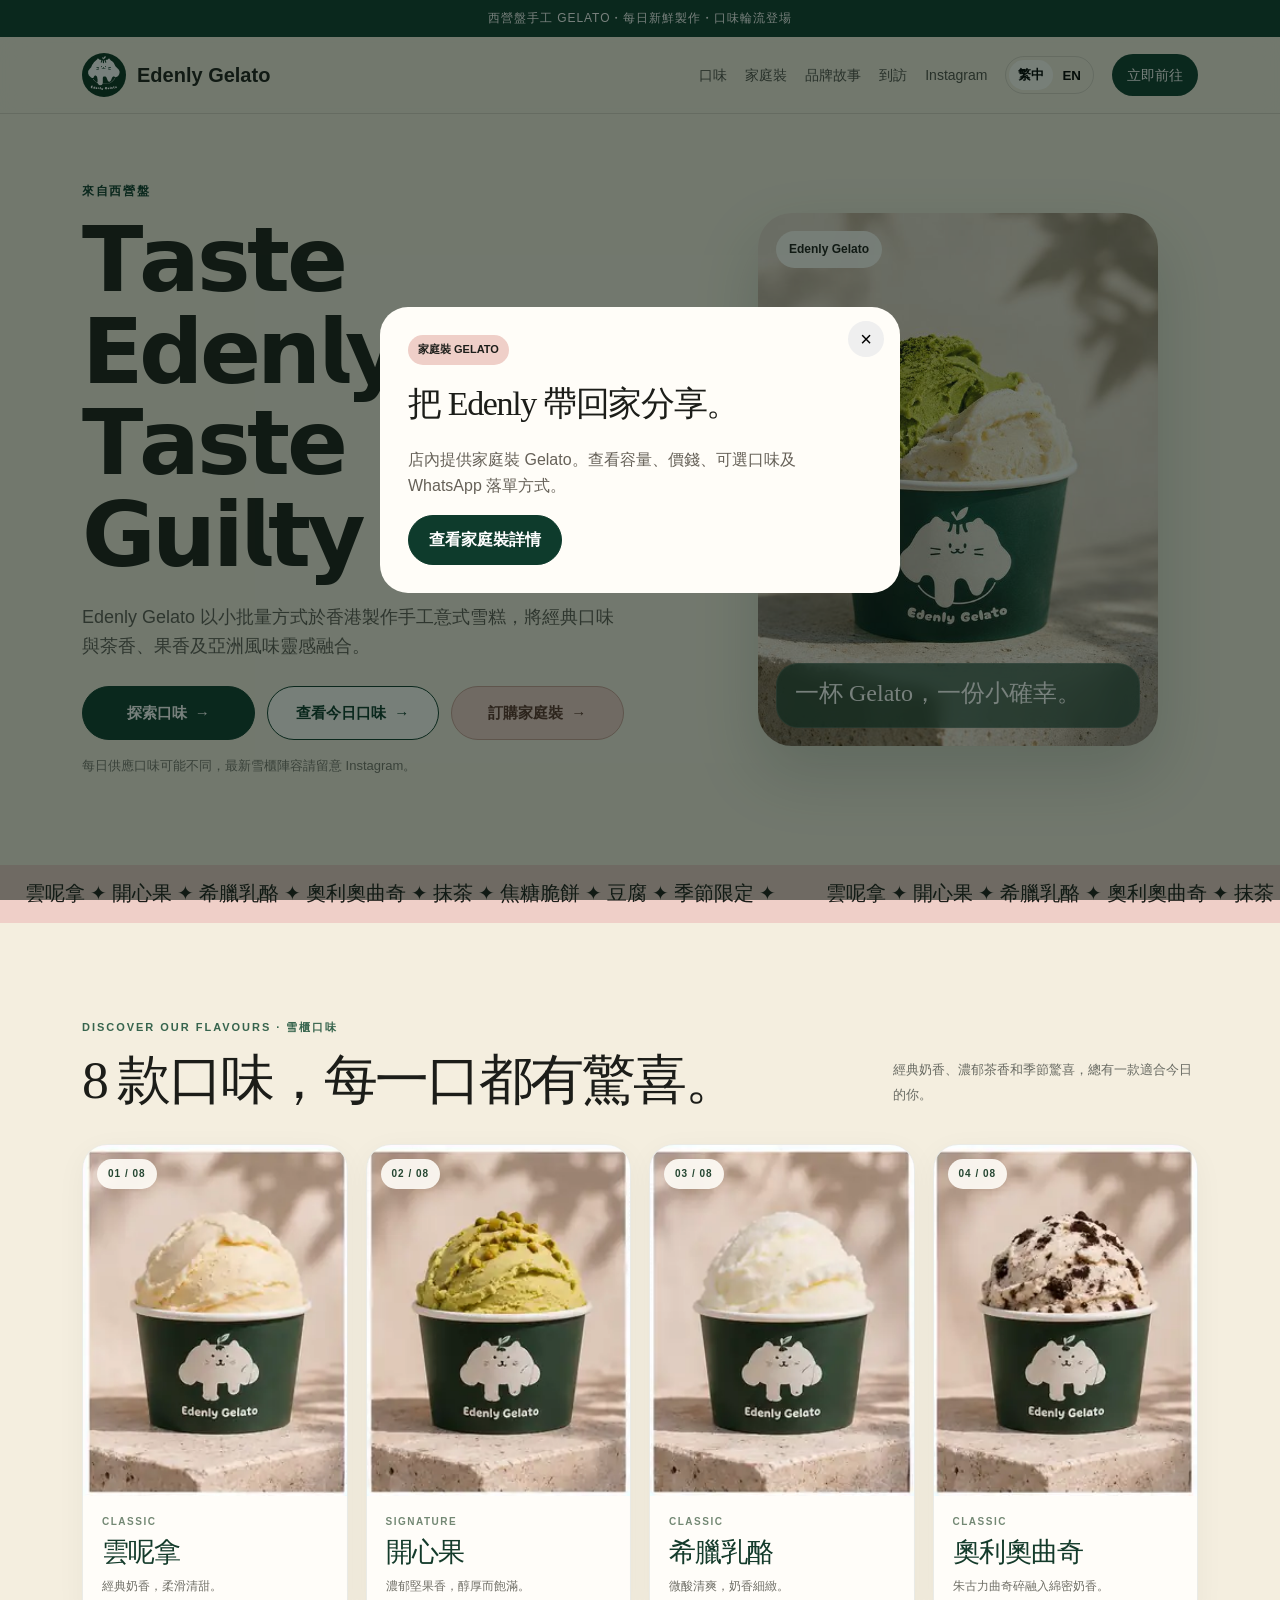
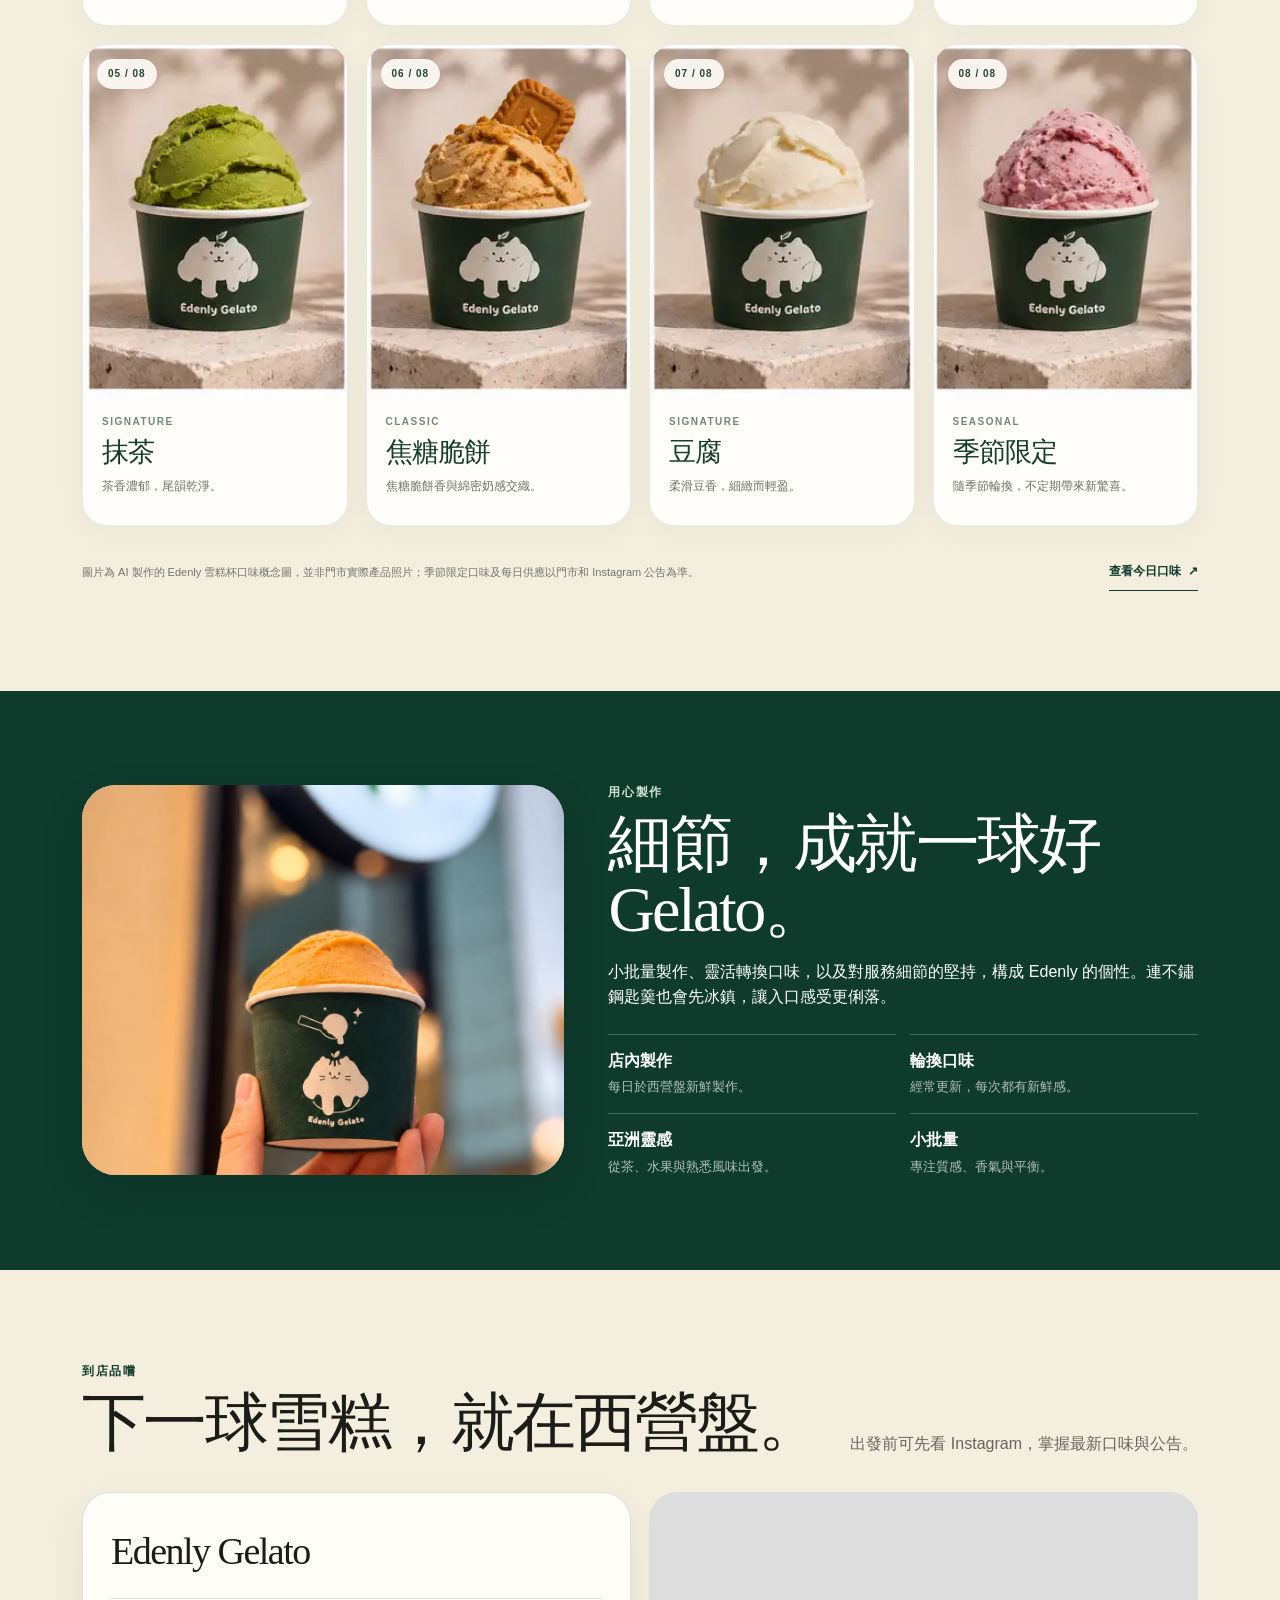
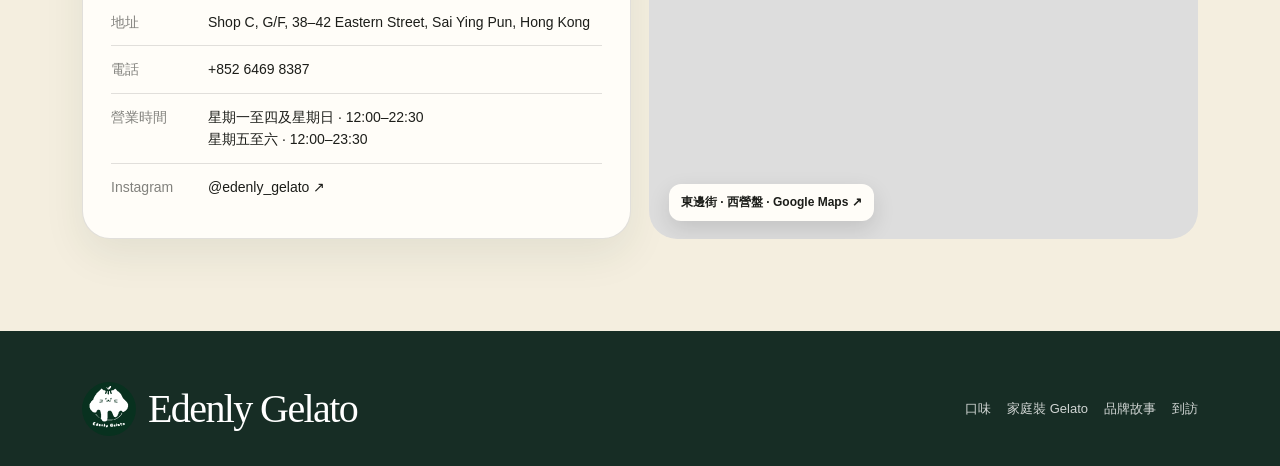
<file: index.html>
<!doctype html><html lang="zh-Hant"><head><meta charset="utf-8"><meta name="viewport" content="width=device-width,initial-scale=1"><meta name="google-site-verification" content="EL61t6uOPWgHKmlLc0_unWeQYzKuK16xha-6Az-L9_c" /><meta name="theme-color" content="#F4EEDF"><title>Edenly Gelato｜西營盤手工 Gelato・Hong Kong</title><link rel="icon" href="assets/edenly-logo.svg">
<!-- seo-start -->
<meta name="description" content="Edenly Gelato 位於香港西營盤，每日小批量製作手工 Gelato，提供八款輪流供應口味及家庭裝預訂。">
<link rel="canonical" href="https://edenlygelato.hk/">
<meta name="robots" content="index,follow,max-image-preview:large">
<meta property="og:type" content="website">
<meta property="og:site_name" content="Edenly Gelato">
<meta property="og:locale" content="zh_HK">
<meta property="og:title" content="Edenly Gelato｜西營盤手工 Gelato・Hong Kong">
<meta property="og:description" content="Edenly Gelato 位於香港西營盤，每日小批量製作手工 Gelato，提供八款輪流供應口味及家庭裝預訂。">
<meta property="og:url" content="https://edenlygelato.hk/">
<meta property="og:image" content="https://edenlygelato.hk/assets/edenly-hero-nikon-style.jpg">
<meta property="og:image:alt" content="Edenly Gelato 手工 Gelato">
<meta name="twitter:card" content="summary_large_image">
<meta name="twitter:title" content="Edenly Gelato｜西營盤手工 Gelato・Hong Kong">
<meta name="twitter:description" content="Edenly Gelato 位於香港西營盤，每日小批量製作手工 Gelato，提供八款輪流供應口味及家庭裝預訂。">
<meta name="twitter:image" content="https://edenlygelato.hk/assets/edenly-hero-nikon-style.jpg">
<script type="application/ld+json">{"@context":"https://schema.org","@graph":[{"@type":"IceCreamShop","@id":"https://edenlygelato.hk/#business","name":"Edenly Gelato","url":"https://edenlygelato.hk/","image":"https://edenlygelato.hk/assets/edenly-hero-nikon-style.jpg","telephone":"+852 6469 8387","sameAs":["https://www.instagram.com/edenly_gelato/"],"address":{"@type":"PostalAddress","streetAddress":"Shop C, G/F, 38–42 Eastern Street","addressLocality":"Sai Ying Pun","addressRegion":"Hong Kong","addressCountry":"HK"},"openingHoursSpecification":[{"@type":"OpeningHoursSpecification","dayOfWeek":["https://schema.org/Monday","https://schema.org/Tuesday","https://schema.org/Wednesday","https://schema.org/Thursday","https://schema.org/Sunday"],"opens":"12:00","closes":"22:30"},{"@type":"OpeningHoursSpecification","dayOfWeek":["https://schema.org/Friday","https://schema.org/Saturday"],"opens":"12:00","closes":"23:30"}]},{"@type":"WebSite","@id":"https://edenlygelato.hk/#website","url":"https://edenlygelato.hk/","name":"Edenly Gelato","publisher":{"@id":"https://edenlygelato.hk/#business"},"inLanguage":["zh-Hant","en"]},{"@type":"WebPage","@id":"https://edenlygelato.hk/#webpage","url":"https://edenlygelato.hk/","name":"Edenly Gelato｜西營盤手工 Gelato・Hong Kong","isPartOf":{"@id":"https://edenlygelato.hk/#website"},"about":{"@id":"https://edenlygelato.hk/#business"},"inLanguage":"zh-Hant","primaryImageOfPage":{"@type":"ImageObject","url":"https://edenlygelato.hk/assets/edenly-hero-nikon-style.jpg"}}]}</script>
<!-- seo-end -->
<style>
:root{--bg:#f4eedf;--card:#fffdf8;--g:#0e3b2c;--p:#efcfc8;--b:#765447;--ink:#1c1d19;--line:rgba(28,29,25,.13);--r:28px}*{box-sizing:border-box}html{scroll-behavior:smooth}body{margin:0;background:var(--bg);color:var(--ink);font-family:"PingFang TC","Noto Sans TC","Microsoft JhengHei",Arial,sans-serif;line-height:1.6}a{text-decoration:none;color:inherit}.w{max-width:1160px;margin:auto;padding:0 22px}.top{background:var(--g);color:#fff;text-align:center;padding:9px;font-size:12px;letter-spacing:.08em}header{position:sticky;top:0;z-index:20;background:rgba(244,238,223,.92);backdrop-filter:blur(14px);border-bottom:1px solid var(--line)}nav{min-height:76px;display:flex;align-items:center;justify-content:space-between;gap:18px}.brand{display:flex;align-items:center;gap:11px;font-size:20px;font-weight:800}.logo{width:44px;height:44px;border-radius:50%}.nav{display:flex;align-items:center;gap:18px;font-size:14px}.nav>a{opacity:.76}.pill{background:var(--g);color:#fff!important;padding:10px 15px;border-radius:99px;opacity:1!important}.lang{display:flex;border:1px solid var(--line);border-radius:99px;padding:3px}.lang button{border:0;background:transparent;padding:6px 9px;border-radius:99px;font-weight:800;cursor:pointer}.lang .on{background:var(--card)}h1,h2,h3{font-family:Georgia,"Noto Serif TC",serif;font-weight:500;letter-spacing:-.04em;margin:0}.hero{min-height:700px;display:grid;grid-template-columns:1.02fr .98fr;gap:54px;align-items:center;padding:68px 0 88px}.ey,.k{font-size:12px;letter-spacing:.14em;text-transform:uppercase;font-weight:800;color:var(--g)}.ey{margin-bottom:14px}h1{font-size:clamp(56px,7vw,100px);line-height:1.02;margin-bottom:22px}h1 em{font-style:normal;color:var(--g)}.lead{font-size:18px;max-width:590px;color:#5e5b54;margin:0 0 26px}.actions{display:flex;gap:12px;flex-wrap:wrap}.btn{display:inline-flex;align-items:center;min-height:50px;padding:0 20px;border:1px solid var(--ink);border-radius:99px;font-weight:800}.btn.primary{background:var(--g);border-color:var(--g);color:#fff}.hero .actions{display:grid;grid-template-columns:repeat(3,minmax(0,1fr));gap:12px;max-width:590px}.hero .actions .btn{justify-content:center;min-height:54px;padding:0 18px;border:1.5px solid var(--g);border-radius:99px;background:var(--card);color:var(--g);font-size:15px;font-weight:800;box-shadow:none;transition:transform .16s ease,box-shadow .16s ease,background .16s ease}.hero .actions .btn::after{content:"→";margin-left:8px;font-weight:700}.hero .actions .btn:hover{transform:translateY(-2px);box-shadow:0 8px 20px rgba(14,59,44,.10)}.hero .actions .btn.primary{background:var(--g);border-color:var(--g);color:#fff}.hero .actions .mobile-family{background:var(--p);border-color:#c99f96;color:#5a332b}.note{font-size:13px;opacity:.58;margin-top:16px}.photo{position:relative;width:min(100%,400px);aspect-ratio:3/4;margin-left:auto;border-radius:34px;overflow:hidden;box-shadow:0 28px 64px rgba(24,58,44,.18)}.photo img{width:100%;height:100%;object-fit:cover;display:block}.badge,.cap{position:absolute;background:rgba(255,253,248,.94);backdrop-filter:blur(10px)}.badge{top:18px;left:18px;padding:9px 13px;border-radius:99px;font-size:12px;font-weight:800}.cap{left:18px;right:18px;bottom:18px;background:rgba(14,59,44,.65);color:#fff;border:1px solid rgba(255,255,255,.12);border-radius:22px;padding:16px 18px;backdrop-filter:blur(8px);-webkit-backdrop-filter:blur(8px)}.cap strong{display:block;font:500 24px/1.15 Georgia,"Noto Serif TC",serif;margin-bottom:4px}.cap span{font-size:13px;opacity:.82}.strip{background:var(--p);padding:15px 0;overflow:hidden;white-space:nowrap}.strip div{display:inline-block;animation:t 23s linear infinite;font:20px Georgia,"Noto Serif TC",serif}.strip span{padding:0 25px}@keyframes t{to{transform:translateX(-50%)}}section{padding:92px 0}.head{display:flex;justify-content:space-between;align-items:end;gap:24px;margin-bottom:36px}.k{margin-bottom:9px}h2{font-size:clamp(40px,5vw,66px);line-height:1.03}.head p{max-width:480px;margin:0;color:#68645c}#flavours .head{display:block}#flavours .head p{max-width:none;margin-top:14px}#flavours h2{font-size:clamp(38px,4.2vw,60px)}@media(min-width:1050px){#flavours h2,#flavours .head p{white-space:nowrap}}.grid{display:grid;grid-template-columns:repeat(4,1fr);gap:18px}.card{background:var(--card);border:1px solid var(--line);border-radius:var(--r);box-shadow:0 16px 42px rgba(24,58,44,.08)}.fl{min-height:230px;padding:23px;display:flex;flex-direction:column;justify-content:end;position:relative;overflow:hidden}.orb{position:absolute;right:-20px;top:-20px;width:130px;height:130px;border-radius:50%;background:linear-gradient(140deg,#e5cf91,#fbf3d4)}.fl:nth-child(2) .orb{background:linear-gradient(140deg,#8eac69,#d4e5b0)}.fl:nth-child(3) .orb{background:linear-gradient(140deg,#cbbbd3,#eee5f0)}.fl:nth-child(4) .orb{background:linear-gradient(140deg,#67635f,#c8c3bd)}.fl:nth-child(5) .orb{background:linear-gradient(140deg,#4f7138,#9fbd72)}.fl:nth-child(6) .orb{background:linear-gradient(140deg,#9e603b,#e2ad73)}.fl:nth-child(7) .orb{background:linear-gradient(140deg,#c7b18e,#efe4cf)}.fl:nth-child(8) .orb{background:linear-gradient(140deg,#d98695,#efc56f)}.fl small{font-weight:800;opacity:.5}.fl h3{font-size:29px}.fl p{margin:3px 0 0;opacity:.62;font-size:14px}.chef{display:grid;grid-template-columns:.78fr 1.22fr;background:var(--g);color:#fff;overflow:hidden}.chefart{min-height:300px;display:grid;place-items:center;background:linear-gradient(150deg,#214f3e,#0e3b2c);font:42px Georgia,serif}.cheftxt{padding:44px}.cheftxt .k{color:#cfe2d6}.cheftxt p{opacity:.78}.story{background:var(--g);color:#fff}.story .k{color:#cfe2d6}.storyg{display:grid;grid-template-columns:.9fr 1.1fr;gap:44px;align-items:center}.spoonbox{min-height:390px;background:var(--bg);border-radius:34px;position:relative;overflow:hidden}.spoonbox:before{content:"";position:absolute;left:-70px;bottom:-70px;width:310px;height:310px;border:70px solid var(--p);border-radius:50%}.spoon{position:absolute;right:120px;top:35px;width:48px;height:330px;border-radius:99px;background:linear-gradient(90deg,#bbb,#fff,#999);transform:rotate(34deg)}.spoon:before{content:"";position:absolute;left:50%;transform:translateX(-50%);top:-15px;width:108px;height:136px;border-radius:50%;background:linear-gradient(115deg,#ccc,#fff 45%,#999)}.pts{display:grid;grid-template-columns:1fr 1fr;gap:14px;margin-top:24px}.pt{padding-top:13px;border-top:1px solid #ffffff3b}.pt strong{display:block}.pt span{font-size:13px;opacity:.68}.visit{display:grid;grid-template-columns:1fr 1fr;gap:18px}.info{padding:28px}.row{display:grid;grid-template-columns:88px 1fr;gap:9px;padding:12px 0;border-top:1px solid var(--line);font-size:14px}.lab{opacity:.55}.map{min-height:320px;border-radius:var(--r);position:relative;overflow:hidden;transition:.2s;background:#ddd}.map:hover{transform:translateY(-4px)}.map iframe{position:absolute;inset:0;width:100%;height:100%;border:0;display:block}.map-hit{position:absolute;inset:0;z-index:2}.maptxt{position:absolute;z-index:3;left:20px;bottom:18px;background:var(--card);padding:9px 12px;border-radius:12px;font-size:12px;font-weight:800;pointer-events:none;box-shadow:0 8px 22px rgba(0,0,0,.12)}.modalbg{position:fixed;inset:0;background:#0918128c;z-index:100;display:none;place-items:center;padding:20px}.modalbg.show{display:grid}.modal{width:min(520px,100%);background:var(--card);border-radius:28px;padding:28px;position:relative}.close{position:absolute;right:16px;top:14px;border:0;border-radius:50%;width:36px;height:36px;font-size:20px}.modal h3{font-size:34px;margin:12px 0 8px}.modal p{color:#666158}.popbadge{display:inline-block;background:var(--p);padding:6px 10px;border-radius:99px;font-size:11px;font-weight:800}footer{background:#172d25;color:#fff;padding:46px 0 25px}.foot{display:flex;justify-content:space-between;align-items:center;gap:20px}.footbrand{display:flex;align-items:center;gap:12px}.footbrand img{width:54px;height:54px;border-radius:50%}.footbrand h3{font-size:40px}.footlinks{display:flex;gap:16px;font-size:13px;opacity:.8}
.story-photo-frame{height:390px;border-radius:34px;overflow:hidden;background:#f4eedf;box-shadow:0 18px 45px rgba(0,0,0,.12)}.story-photo-frame img{display:block;width:100%;height:100%;object-fit:cover;object-position:center 80%}@media(max-width:960px){.nav>a:not(.pill){display:none}.hero,.grid,.chef,.storyg,.visit{grid-template-columns:1fr}.photo{margin:auto}.head{display:block}.head p{margin-top:12px}.pts{grid-template-columns:1fr}}@media(max-width:620px){nav{min-height:66px}.brand{font-size:17px}.logo{width:38px;height:38px}.pill{display:none}.hero{padding:48px 0 64px}h1{font-size:54px}.lead{font-size:16px}.hero .actions{grid-template-columns:1fr 1fr;gap:12px;max-width:none}.hero .actions .btn{width:100%;min-height:56px;padding:0 12px;font-size:15px;text-align:center}.hero .actions .mobile-family{grid-column:1/-1}section{padding:70px 0}.foot{display:block}.footlinks{margin-top:15px}.cap strong{font-size:21px}}
@media(max-width:960px){.grid{grid-template-columns:repeat(2,1fr)}}@media(max-width:620px){.grid{grid-template-columns:1fr}}


.mobile-family-sticky{display:none;position:fixed;left:18px;right:18px;bottom:calc(14px + env(safe-area-inset-bottom));z-index:60;min-height:56px;align-items:center;justify-content:center;border:1.5px solid #c99f96;border-radius:999px;background:rgba(239,207,200,.96);backdrop-filter:blur(12px);-webkit-backdrop-filter:blur(12px);box-shadow:0 12px 30px rgba(38,37,29,.18);color:#5a332b;font-size:15px;font-weight:850;transform:translateY(90px);opacity:0;transition:transform .22s ease,opacity .22s ease}
.mobile-family-sticky.show{transform:translateY(0);opacity:1}
@media(max-width:620px){.mobile-family-sticky{display:flex}}

/* flavour-status */
.fl{position:relative}.fl-status{display:inline-flex;align-self:flex-start;margin:7px 0 5px;padding:4px 8px;border-radius:999px;background:var(--p);color:#6b3329;font-size:11px;font-weight:900;letter-spacing:.02em}.fl.soldout{opacity:.62}
/* Photo-led flavour collection */
#flavours.flavour-section{padding:96px 0 100px}
#flavours .flavour-heading{display:flex;align-items:end;justify-content:space-between;gap:35px;margin-bottom:32px}
#flavours .flavour-heading .k{font-size:11px;letter-spacing:.18em;color:#36644d;font-weight:800;margin:0 0 14px}
#flavours .flavour-heading h2{font-family:Georgia,"Noto Serif TC",serif;font-weight:500;letter-spacing:-.045em;line-height:1.14;font-size:clamp(36px,4.2vw,58px);margin:0}
#flavours .flavour-heading-copy{max-width:305px;flex:0 0 28%;font-size:13px;line-height:1.9;color:#696b63;margin:0 0 4px}
#flavours .gelato-gallery{display:grid;grid-template-columns:repeat(4,minmax(0,1fr));gap:18px}
#flavours .gelato-card{min-width:0;border-radius:25px;background:#fffdf9;border:1px solid rgba(15,55,38,.085);overflow:hidden;box-shadow:0 7px 30px rgba(16,44,34,.045);transition:transform .32s ease,box-shadow .32s ease}
#flavours .gelato-card:hover{transform:translateY(-7px);box-shadow:0 17px 38px rgba(16,44,34,.12)}
#flavours .gelato-media{aspect-ratio:3/4;position:relative;overflow:hidden;background:var(--gelato-tint)}
#flavours .gelato-sprite{position:absolute;inset:0;background-image:url("assets/edenly-flavours-photos.webp");background-size:400% 200%;background-position:var(--sprite-x) var(--sprite-y);background-repeat:no-repeat;transition:transform .55s cubic-bezier(.2,.7,.2,1),filter .4s ease}
#flavours .gelato-card:hover .gelato-sprite{transform:scale(1.07);filter:saturate(1.08)}
#flavours .gelato-count{position:absolute;left:14px;top:14px;border-radius:100px;background:rgba(255,253,248,.9);backdrop-filter:blur(8px);padding:7px 11px;font-size:10px;letter-spacing:.1em;color:#244631;font-weight:800}
#flavours .gelato-detail{min-height:129px;padding:19px 19px 23px;display:flex;flex-direction:column;align-items:start}
#flavours .gelato-meta{font-size:10px;line-height:1.3;font-weight:800;letter-spacing:.15em;color:#738874;margin-bottom:9px}
#flavours .gelato-detail h3{font-family:Georgia,"Noto Serif TC",serif;font-weight:500;font-size:clamp(21px,2.1vw,29px);line-height:1.14;letter-spacing:-.035em;margin:0 0 9px;color:#143b2b}
#flavours .gelato-detail p{font-size:12px;line-height:1.65;color:#717068;margin:0}
#flavours .flavour-gallery-footer{display:flex;align-items:center;justify-content:space-between;gap:26px;margin-top:28px}
#flavours .flavour-gallery-footer p{max-width:780px;font-size:11px;line-height:1.8;color:#73756c;margin:0}
#flavours .flavour-gallery-footer a{display:inline-flex;align-items:center;gap:7px;flex-shrink:0;font-size:12px;font-weight:800;color:#0e3b2c;border-bottom:1px solid #0e3b2c;padding:8px 0}
#flavours .flavour-gallery-footer a:hover{opacity:.7}
@media(max-width:960px){#flavours .gelato-gallery{grid-template-columns:repeat(2,minmax(0,1fr));gap:16px}#flavours .gelato-detail{min-height:124px}#flavours .flavour-heading{align-items:start}}
@media(max-width:620px){#flavours.flavour-section{padding:60px 0 70px}#flavours .flavour-heading{display:block;margin-bottom:23px}#flavours .flavour-heading h2{font-size:36px}#flavours .flavour-heading-copy{margin:13px 0 0;max-width:none;font-size:12px}#flavours .gelato-gallery{gap:11px}#flavours .gelato-card{border-radius:18px}#flavours .gelato-detail{padding:13px 12px 16px;min-height:126px}#flavours .gelato-detail h3{font-size:21px;margin-bottom:7px}#flavours .gelato-detail p{font-size:11px}#flavours .gelato-meta{font-size:9px;margin-bottom:7px}#flavours .gelato-count{left:9px;top:9px;padding:5px 8px;font-size:9px}#flavours .flavour-gallery-footer{display:block}#flavours .flavour-gallery-footer a{margin-top:11px}}
@media(prefers-reduced-motion:reduce){#flavours .gelato-card,#flavours .gelato-sprite{transition:none}#flavours .gelato-card:hover{transform:none}#flavours .gelato-card:hover .gelato-sprite{transform:none}}
</style></head><body>
<div class="top" data-zh="西營盤手工 GELATO・每日新鮮製作・口味輪流登場" data-en="SMALL-BATCH GELATO · FRESHLY MADE IN SAI YING PUN · ROTATING FLAVOURS">西營盤手工 GELATO・每日新鮮製作・口味輪流登場</div>
<header><div class="w"><nav><a class="brand" href="index.html"><img class="logo" src="assets/edenly-logo.svg" alt="Edenly Gelato logo"><span>Edenly Gelato</span></a><div class="nav"><a href="#flavours" data-zh="口味" data-en="Flavours">口味</a><a href="family.html?v=20260912-1545" data-zh="家庭裝" data-en="Family Size">家庭裝</a><a href="#story" data-zh="品牌故事" data-en="Our craft">品牌故事</a><a href="#visit" data-zh="到訪" data-en="Visit">到訪</a><a href="https://www.instagram.com/edenly_gelato/" target="_blank">Instagram</a><div class="lang"><button id="z" class="on">繁中</button><button id="e">EN</button></div><a class="pill" href="#visit" data-zh="立即前往" data-en="Find us">立即前往</a></div></nav></div></header>
<main><div class="w"><section class="hero"><div><div class="ey" data-zh="來自西營盤" data-en="From Sai Ying Pun">來自西營盤</div><h1 data-zh-html="𝗧𝗮𝘀𝘁𝗲 𝗘𝗱𝗲𝗻𝗹𝘆<br>𝗧𝗮𝘀𝘁𝗲 𝗚𝘂𝗶𝗹𝘁𝘆" data-en-html="𝗧𝗮𝘀𝘁𝗲 𝗘𝗱𝗲𝗻𝗹𝘆<br>𝗧𝗮𝘀𝘁𝗲 𝗚𝘂𝗶𝗹𝘁𝘆">𝗧𝗮𝘀𝘁𝗲 𝗘𝗱𝗲𝗻𝗹𝘆<br>𝗧𝗮𝘀𝘁𝗲 𝗚𝘂𝗶𝗹𝘁𝘆</h1><p class="lead" data-zh="Edenly Gelato 以小批量方式於香港製作手工意式雪糕，將經典口味與茶香、果香及亞洲風味靈感融合。" data-en="Edenly Gelato crafts small-batch artisan gelato in Hong Kong, pairing familiar classics with tea, fruit and Asian-inspired flavour ideas.">Edenly Gelato 以小批量方式於香港製作手工意式雪糕，將經典口味與茶香、果香及亞洲風味靈感融合。</p><div class="actions"><a class="btn primary" href="#flavours" data-zh="探索口味" data-en="Explore flavours">探索口味</a><a class="btn" href="https://www.instagram.com/edenly_gelato/" target="_blank" data-zh="查看今日口味" data-en="See today’s flavours">查看今日口味</a><a class="btn mobile-family" href="family.html?v=20260913-1321" data-zh="訂購家庭裝" data-en="Order Family Size">訂購家庭裝</a></div><div class="note" data-zh="每日供應口味可能不同，最新雪櫃陣容請留意 Instagram。" data-en="Flavours may change daily — check Instagram for the latest cabinet.">每日供應口味可能不同，最新雪櫃陣容請留意 Instagram。</div></div><figure class="photo"><img src="assets/edenly-hero-nikon-style.jpg?v=20261118" loading="eager" fetchpriority="high" alt="Edenly Gelato green branded cup with matcha and vanilla gelato on a softly lit stone surface"><div class="badge">Edenly Gelato</div><div class="cap"><strong data-zh="一杯 Gelato，一份小確幸。" data-en="One cup of gelato, one little joy.">一杯 Gelato，一份小確幸。</strong></div></figure></section></div>
<div class="strip"><div><span data-zh="雲呢拿 ✦ 開心果 ✦ 希臘乳酪 ✦ 奧利奧曲奇 ✦ 抹茶 ✦ 焦糖脆餅 ✦ 豆腐 ✦ 季節限定 ✦" data-en="Vanilla ✦ Pistachio ✦ Greek Yogurt ✦ Oreo Cookie ✦ Matcha ✦ Caramel Biscoff ✦ Tofu ✦ Seasonal Special ✦">雲呢拿 ✦ 開心果 ✦ 希臘乳酪 ✦ 奧利奧曲奇 ✦ 抹茶 ✦ 焦糖脆餅 ✦ 豆腐 ✦ 季節限定 ✦</span><span data-zh="雲呢拿 ✦ 開心果 ✦ 希臘乳酪 ✦ 奧利奧曲奇 ✦ 抹茶 ✦ 焦糖脆餅 ✦ 豆腐 ✦ 季節限定 ✦" data-en="Vanilla ✦ Pistachio ✦ Greek Yogurt ✦ Oreo Cookie ✦ Matcha ✦ Caramel Biscoff ✦ Tofu ✦ Seasonal Special ✦">雲呢拿 ✦ 開心果 ✦ 希臘乳酪 ✦ 奧利奧曲奇 ✦ 抹茶 ✦ 焦糖脆餅 ✦ 豆腐 ✦ 季節限定 ✦</span></div></div>
<div class="w"><section id="flavours" class="flavour-section" aria-labelledby="flavour-title"><div class="flavour-heading"><div><div class="k" data-zh="DISCOVER OUR FLAVOURS · 雪櫃口味" data-en="DISCOVER OUR FLAVOURS">DISCOVER OUR FLAVOURS · 雪櫃口味</div><h2 id="flavour-title" data-zh="8 款口味，每一口都有驚喜。" data-en="Eight flavours. Little moments of joy.">8 款口味，每一口都有驚喜。</h2></div><p class="flavour-heading-copy" data-zh="經典奶香、濃郁茶香和季節驚喜，總有一款適合今日的你。" data-en="From familiar classics to bold little surprises, find a scoop that feels just right.">經典奶香、濃郁茶香和季節驚喜，總有一款適合今日的你。</p></div><div class="gelato-gallery"><article class="gelato-card" style="--gelato-tint:#F5EAD2"><div class="gelato-media"><div class="gelato-sprite" role="img" aria-label="AI-generated Edenly branded cup with Vanilla gelato" style="--sprite-x:0%;--sprite-y:0%"></div><span class="gelato-count">01 / 08</span></div><div class="gelato-detail"><div class="gelato-meta">CLASSIC</div><h3 data-zh="雲呢拿" data-en="Vanilla">雲呢拿</h3><p data-zh="經典奶香，柔滑清甜。" data-en="Classic vanilla, smooth and creamy.">經典奶香，柔滑清甜。</p></div></article>
<article class="gelato-card" style="--gelato-tint:#E8ECD5"><div class="gelato-media"><div class="gelato-sprite" role="img" aria-label="AI-generated Edenly branded cup with Pistachio gelato" style="--sprite-x:33.3333%;--sprite-y:0%"></div><span class="gelato-count">02 / 08</span></div><div class="gelato-detail"><div class="gelato-meta">SIGNATURE</div><h3 data-zh="開心果" data-en="Pistachio">開心果</h3><p data-zh="濃郁堅果香，醇厚而飽滿。" data-en="Rich, nutty and full-bodied.">濃郁堅果香，醇厚而飽滿。</p></div></article>
<article class="gelato-card" style="--gelato-tint:#EDE4EB"><div class="gelato-media"><div class="gelato-sprite" role="img" aria-label="AI-generated Edenly branded cup with Greek Yogurt gelato" style="--sprite-x:66.6667%;--sprite-y:0%"></div><span class="gelato-count">03 / 08</span></div><div class="gelato-detail"><div class="gelato-meta">CLASSIC</div><h3 data-zh="希臘乳酪" data-en="Greek Yogurt">希臘乳酪</h3><p data-zh="微酸清爽，奶香細緻。" data-en="Bright, gently tangy and refreshing.">微酸清爽，奶香細緻。</p></div></article>
<article class="gelato-card" style="--gelato-tint:#E5E1DE"><div class="gelato-media"><div class="gelato-sprite" role="img" aria-label="AI-generated Edenly branded cup with Oreo Cookie gelato" style="--sprite-x:100%;--sprite-y:0%"></div><span class="gelato-count">04 / 08</span></div><div class="gelato-detail"><div class="gelato-meta">CLASSIC</div><h3 data-zh="奧利奧曲奇" data-en="Oreo Cookie">奧利奧曲奇</h3><p data-zh="朱古力曲奇碎融入綿密奶香。" data-en="Creamy gelato with chocolate cookie crunch.">朱古力曲奇碎融入綿密奶香。</p></div></article>
<article class="gelato-card" style="--gelato-tint:#E5EDD4"><div class="gelato-media"><div class="gelato-sprite" role="img" aria-label="AI-generated Edenly branded cup with Matcha gelato" style="--sprite-x:0%;--sprite-y:100%"></div><span class="gelato-count">05 / 08</span></div><div class="gelato-detail"><div class="gelato-meta">SIGNATURE</div><h3 data-zh="抹茶" data-en="Matcha">抹茶</h3><p data-zh="茶香濃郁，尾韻乾淨。" data-en="Deep matcha character with a clean finish.">茶香濃郁，尾韻乾淨。</p></div></article>
<article class="gelato-card" style="--gelato-tint:#F2E4D5"><div class="gelato-media"><div class="gelato-sprite" role="img" aria-label="AI-generated Edenly branded cup with Caramel Biscoff gelato" style="--sprite-x:33.3333%;--sprite-y:100%"></div><span class="gelato-count">06 / 08</span></div><div class="gelato-detail"><div class="gelato-meta">CLASSIC</div><h3 data-zh="焦糖脆餅" data-en="Caramel Biscoff">焦糖脆餅</h3><p data-zh="焦糖脆餅香與綿密奶感交織。" data-en="Caramel Biscoff warmth in a creamy base.">焦糖脆餅香與綿密奶感交織。</p></div></article>
<article class="gelato-card" style="--gelato-tint:#EDE8DB"><div class="gelato-media"><div class="gelato-sprite" role="img" aria-label="AI-generated Edenly branded cup with Tofu gelato" style="--sprite-x:66.6667%;--sprite-y:100%"></div><span class="gelato-count">07 / 08</span></div><div class="gelato-detail"><div class="gelato-meta">SIGNATURE</div><h3 data-zh="豆腐" data-en="Tofu">豆腐</h3><p data-zh="柔滑豆香，細緻而輕盈。" data-en="Silky soy flavour, subtle and light.">柔滑豆香，細緻而輕盈。</p></div></article>
<article class="gelato-card" style="--gelato-tint:#F5E0DB"><div class="gelato-media"><div class="gelato-sprite" role="img" aria-label="AI-generated Edenly branded cup with Seasonal berry inspiration gelato" style="--sprite-x:100%;--sprite-y:100%"></div><span class="gelato-count">08 / 08</span></div><div class="gelato-detail"><div class="gelato-meta">SEASONAL</div><h3 data-zh="季節限定" data-en="Seasonal Special">季節限定</h3><p data-zh="隨季節輪換，不定期帶來新驚喜。" data-en="A rotating seasonal flavour with something new to discover.">隨季節輪換，不定期帶來新驚喜。</p></div></article></div><div class="flavour-gallery-footer"><p data-zh="圖片為 AI 製作的 Edenly 雪糕杯口味概念圖，並非門市實際產品照片；季節限定口味及每日供應以門市和 Instagram 公告為準。" data-en="AI-generated flavour concept images featuring the Edenly cup; not photos of actual shop products. Seasonal flavours and availability vary—check Instagram.">圖片為口味示意（包括 Edenly 及授權參考照片），並非每款實際出品照片；每日供應以門市及 Instagram 公告為準。</p><a href="https://www.instagram.com/edenly_gelato/" target="_blank" rel="noopener noreferrer"><span data-zh="查看今日口味" data-en="See today's flavours">查看今日口味</span> <span aria-hidden="true">↗</span></a></div></section>
</div>
<section class="story" id="story"><div class="w"><div class="storyg"><div class="story-photo-frame"><img src="assets/edenly-product-hero.jpg" alt="A hand holding an Edenly Gelato cup outside the shop" loading="lazy" width="1056" height="1536"></div><div><div class="k" data-zh="用心製作" data-en="Made with intention">用心製作</div><h2 data-zh="細節，成就一球好 Gelato。" data-en="Details make the scoop.">細節，成就一球好 Gelato。</h2><p data-zh="小批量製作、靈活轉換口味，以及對服務細節的堅持，構成 Edenly 的個性。連不鏽鋼匙羹也會先冰鎮，讓入口感受更俐落。" data-en="Small-batch production, rotating flavours and thoughtful service details give Edenly its character. Even the stainless-steel spoons are chilled before serving.">小批量製作、靈活轉換口味，以及對服務細節的堅持，構成 Edenly 的個性。連不鏽鋼匙羹也會先冰鎮，讓入口感受更俐落。</p><div class="pts"><div class="pt"><strong data-zh="店內製作" data-en="Made in-house">店內製作</strong><span data-zh="每日於西營盤新鮮製作。" data-en="Freshly made in Sai Ying Pun.">每日於西營盤新鮮製作。</span></div><div class="pt"><strong data-zh="輪換口味" data-en="Rotating flavours">輪換口味</strong><span data-zh="經常更新，每次都有新鮮感。" data-en="Frequent updates keep each visit fresh.">經常更新，每次都有新鮮感。</span></div><div class="pt"><strong data-zh="亞洲靈感" data-en="Asian inspiration">亞洲靈感</strong><span data-zh="從茶、水果與熟悉風味出發。" data-en="Built around tea, fruit and familiar flavours.">從茶、水果與熟悉風味出發。</span></div><div class="pt"><strong data-zh="小批量" data-en="Small-batch">小批量</strong><span data-zh="專注質感、香氣與平衡。" data-en="Focused on texture, aroma and balance.">專注質感、香氣與平衡。</span></div></div></div></div></div></section>
<div class="w"><section id="visit"><div class="head"><div><div class="k" data-zh="到店品嚐" data-en="Come by">到店品嚐</div><h2 data-zh="下一球雪糕，就在西營盤。" data-en="Your next scoop is in Sai Ying Pun.">下一球雪糕，就在西營盤。</h2></div><p data-zh="出發前可先看 Instagram，掌握最新口味與公告。" data-en="Check Instagram before you go for the latest flavours and announcements.">出發前可先看 Instagram，掌握最新口味與公告。</p></div><div class="visit"><div class="card info"><h3 style="font-size:38px;margin-bottom:16px">Edenly Gelato</h3><div class="row"><div class="lab" data-zh="地址" data-en="Address">地址</div><div>Shop C, G/F, 38–42 Eastern Street, Sai Ying Pun, Hong Kong</div></div><div class="row"><div class="lab" data-zh="電話" data-en="Phone">電話</div><div><a href="tel:+85264698387">+852 6469 8387</a></div></div><div class="row"><div class="lab" data-zh="營業時間" data-en="Hours">營業時間</div><div data-zh-html="星期一至四及星期日 · 12:00–22:30<br>星期五至六 · 12:00–23:30" data-en-html="Mon–Thu & Sun · 12:00–22:30<br>Fri–Sat · 12:00–23:30">星期一至四及星期日 · 12:00–22:30<br>星期五至六 · 12:00–23:30</div></div><div class="row"><div class="lab">Instagram</div><div><a href="https://www.instagram.com/edenly_gelato/" target="_blank">@edenly_gelato ↗</a></div></div></div><div class="map"><iframe loading="lazy" referrerpolicy="no-referrer-when-downgrade" title="Edenly Gelato on Google Maps" src="https://www.google.com/maps?q=Edenly%20Gelato%2C%20Shop%20C%2C%20G%2FF%2C%2038-42%20Eastern%20Street%2C%20Sai%20Ying%20Pun%2C%20Hong%20Kong&output=embed"></iframe><a class="map-hit" href="https://www.google.com/maps/search/?api=1&query=Edenly%20Gelato&query_place_id=ChIJXXu8Fzz_AzQR8lOkIz7QjYU" target="_blank" rel="noopener" aria-label="Open Edenly Gelato in Google Maps"></a><div class="maptxt" data-zh="東邊街 · 西營盤 · Google Maps ↗" data-en="Eastern Street · Sai Ying Pun · Google Maps ↗">東邊街 · 西營盤 · Google Maps ↗</div></div></div></section></div></main>
<footer><div class="w foot"><div class="footbrand"><img src="assets/edenly-logo.svg"><h3>Edenly Gelato</h3></div><div class="footlinks"><a href="#flavours" data-zh="口味" data-en="Flavours">口味</a><a href="family.html?v=20260912-1545" data-zh="家庭裝 Gelato" data-en="Family-size Gelato">家庭裝 Gelato</a><a href="#story" data-zh="品牌故事" data-en="Our craft">品牌故事</a><a href="#visit" data-zh="到訪" data-en="Visit">到訪</a></div></div></footer>
<div id="mbg" class="modalbg"><div class="modal"><button id="x" class="close">×</button><span class="popbadge" data-zh="家庭裝 GELATO" data-en="FAMILY-SIZE GELATO">家庭裝 GELATO</span><h3 data-zh="把 Edenly 帶回家分享。" data-en="Bring Edenly home to share.">把 Edenly 帶回家分享。</h3><p data-zh="店內提供家庭裝 Gelato。查看容量、價錢、可選口味及 WhatsApp 落單方式。" data-en="Family-size gelato is available. View sizes, prices, flavour options and the WhatsApp ordering system.">店內提供家庭裝 Gelato。查看容量、價錢、可選口味及 WhatsApp 落單方式。</p><div class="actions"><a class="btn primary" href="family.html?v=20260912-1648" data-zh="查看家庭裝詳情" data-en="View family-size details">查看家庭裝詳情</a></div></div></div>
<a id="stickyFamilyCta" class="mobile-family-sticky" href="family.html?v=20260913-mobile" data-zh="訂購家庭裝 →" data-en="Order Family Size →">訂購家庭裝 →</a><script>function L(l){document.documentElement.lang=l==='zh'?'zh-Hant':'en';document.querySelectorAll('[data-zh]').forEach(a=>a.textContent=a.dataset[l]);document.querySelectorAll('[data-zh-html]').forEach(a=>a.innerHTML=a.dataset[l+'Html']);z.classList.toggle('on',l==='zh');e.classList.toggle('on',l==='en');localStorage.setItem('edenlyLang',l)}z.onclick=()=>L('zh');e.onclick=()=>L('en');L(localStorage.getItem('edenlyLang')||'zh');function closeM(){mbg.classList.remove('show');sessionStorage.setItem('fam','1')}x.onclick=closeM;mbg.onclick=q=>{if(q.target===mbg)closeM()};if(!sessionStorage.getItem('fam'))setTimeout(()=>mbg.classList.add('show'),900)

const stickyFamilyCta=document.getElementById('stickyFamilyCta');
const heroActions=document.querySelector('.hero .actions');
const siteFooter=document.querySelector('footer');
if(stickyFamilyCta&&heroActions){
  let heroVisible=true,footerVisible=false;
  const syncSticky=()=>stickyFamilyCta.classList.toggle('show',!heroVisible&&!footerVisible);
  new IntersectionObserver(([entry])=>{heroVisible=entry.isIntersecting;syncSticky()},{threshold:.15}).observe(heroActions);
  if(siteFooter)new IntersectionObserver(([entry])=>{footerVisible=entry.isIntersecting;syncSticky()},{threshold:.05}).observe(siteFooter);
}
</script></body></html>
</file>
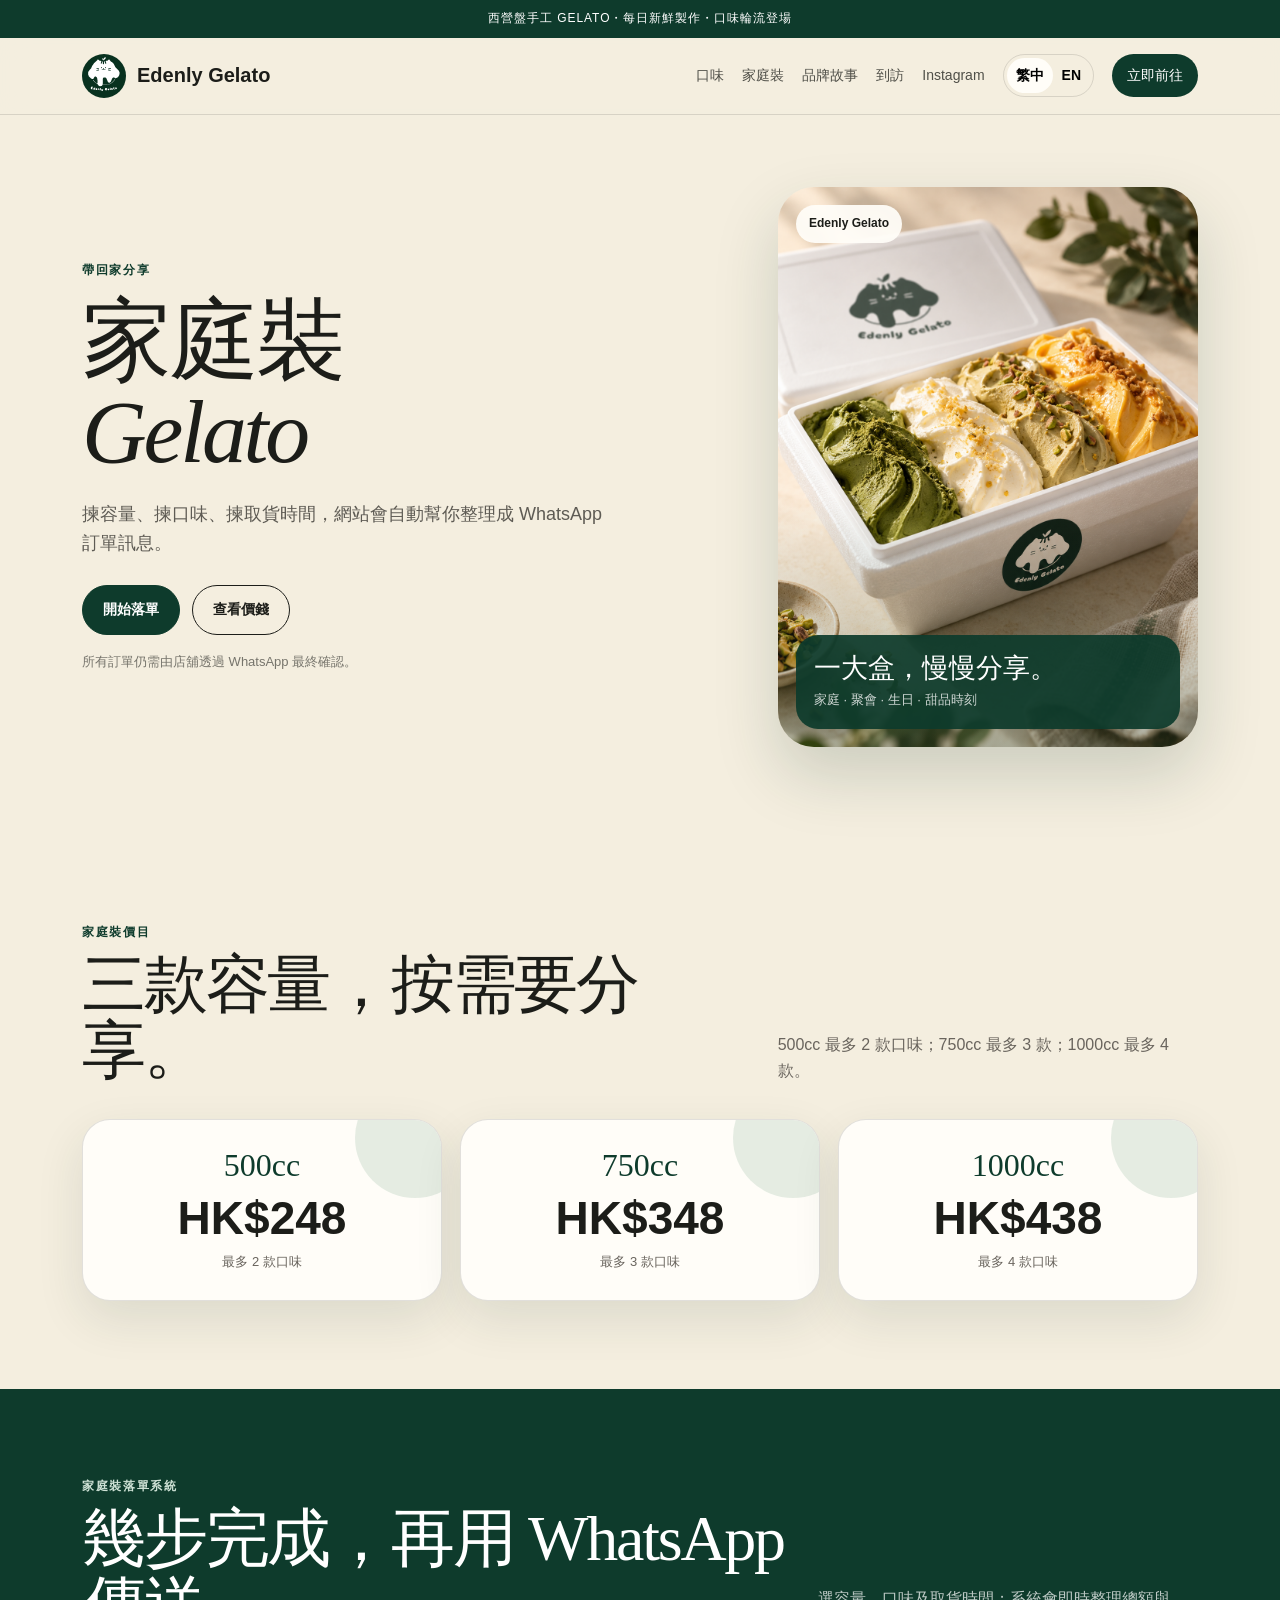
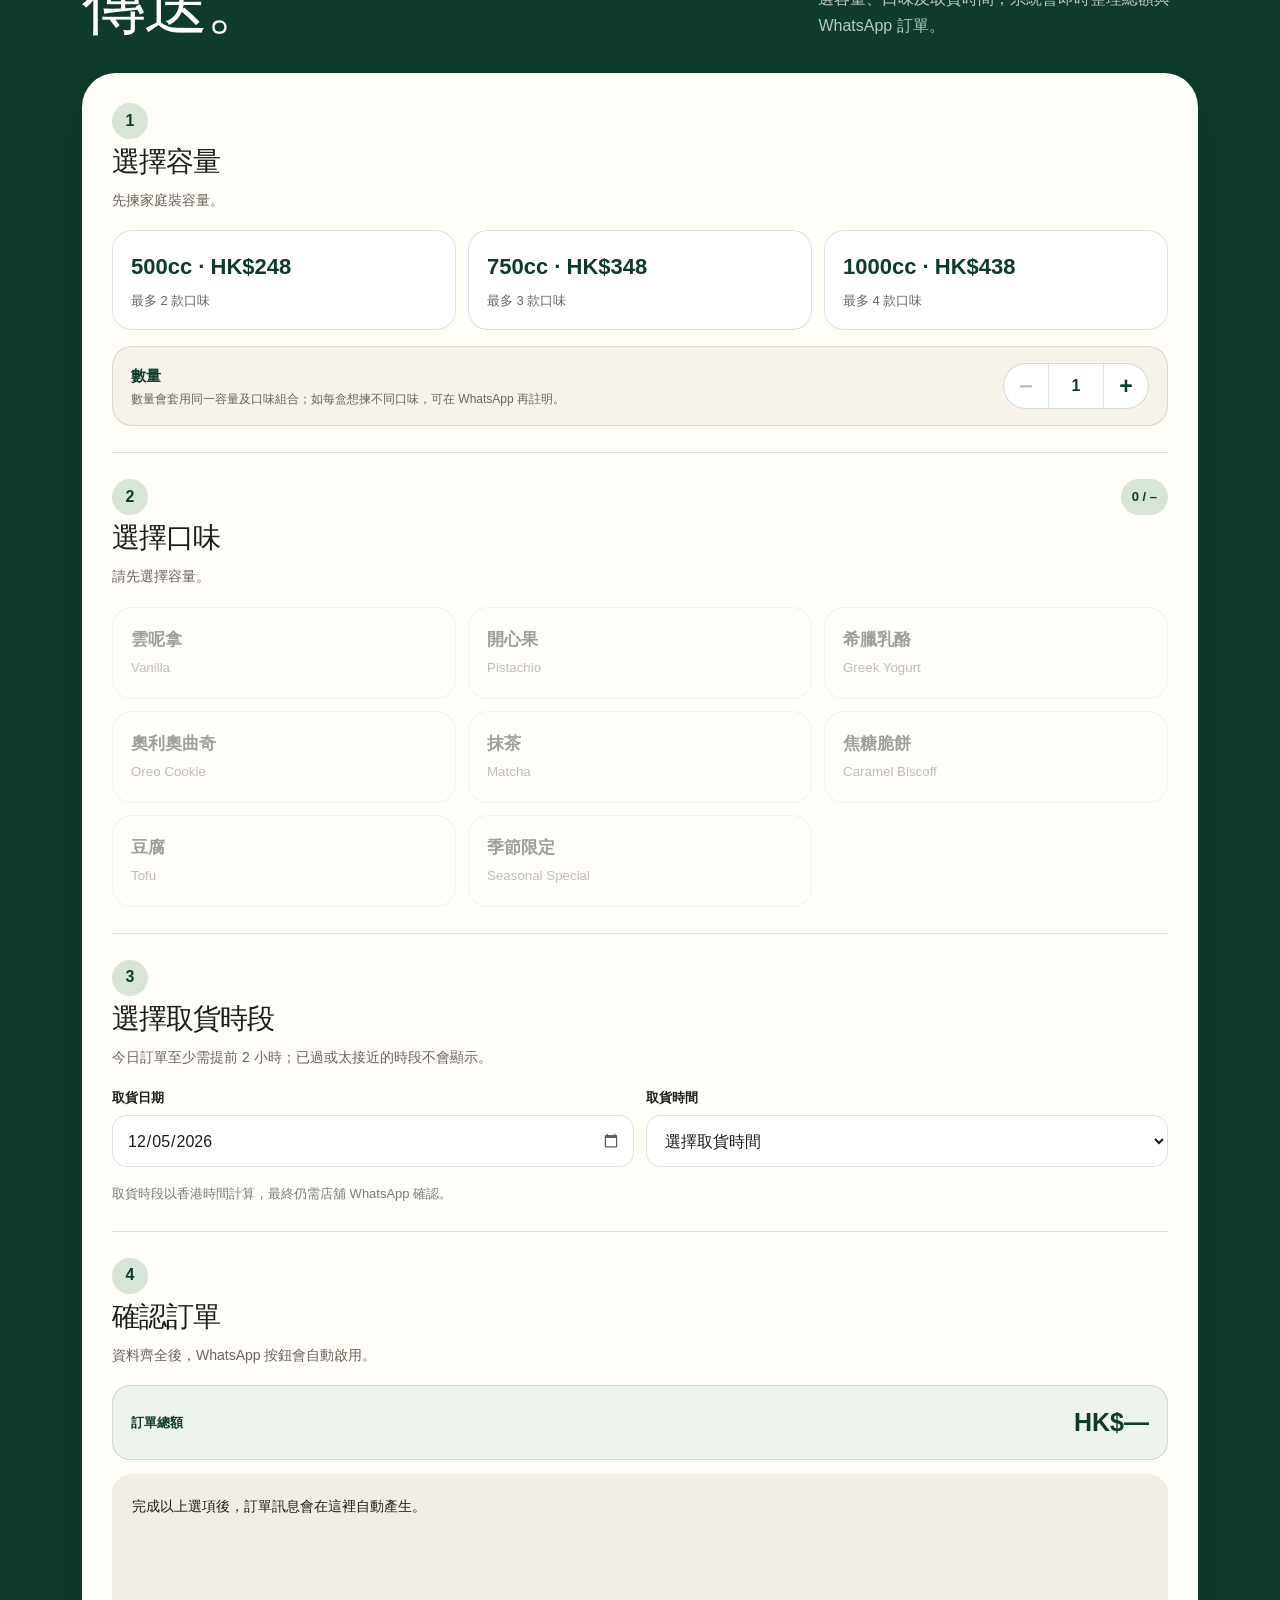
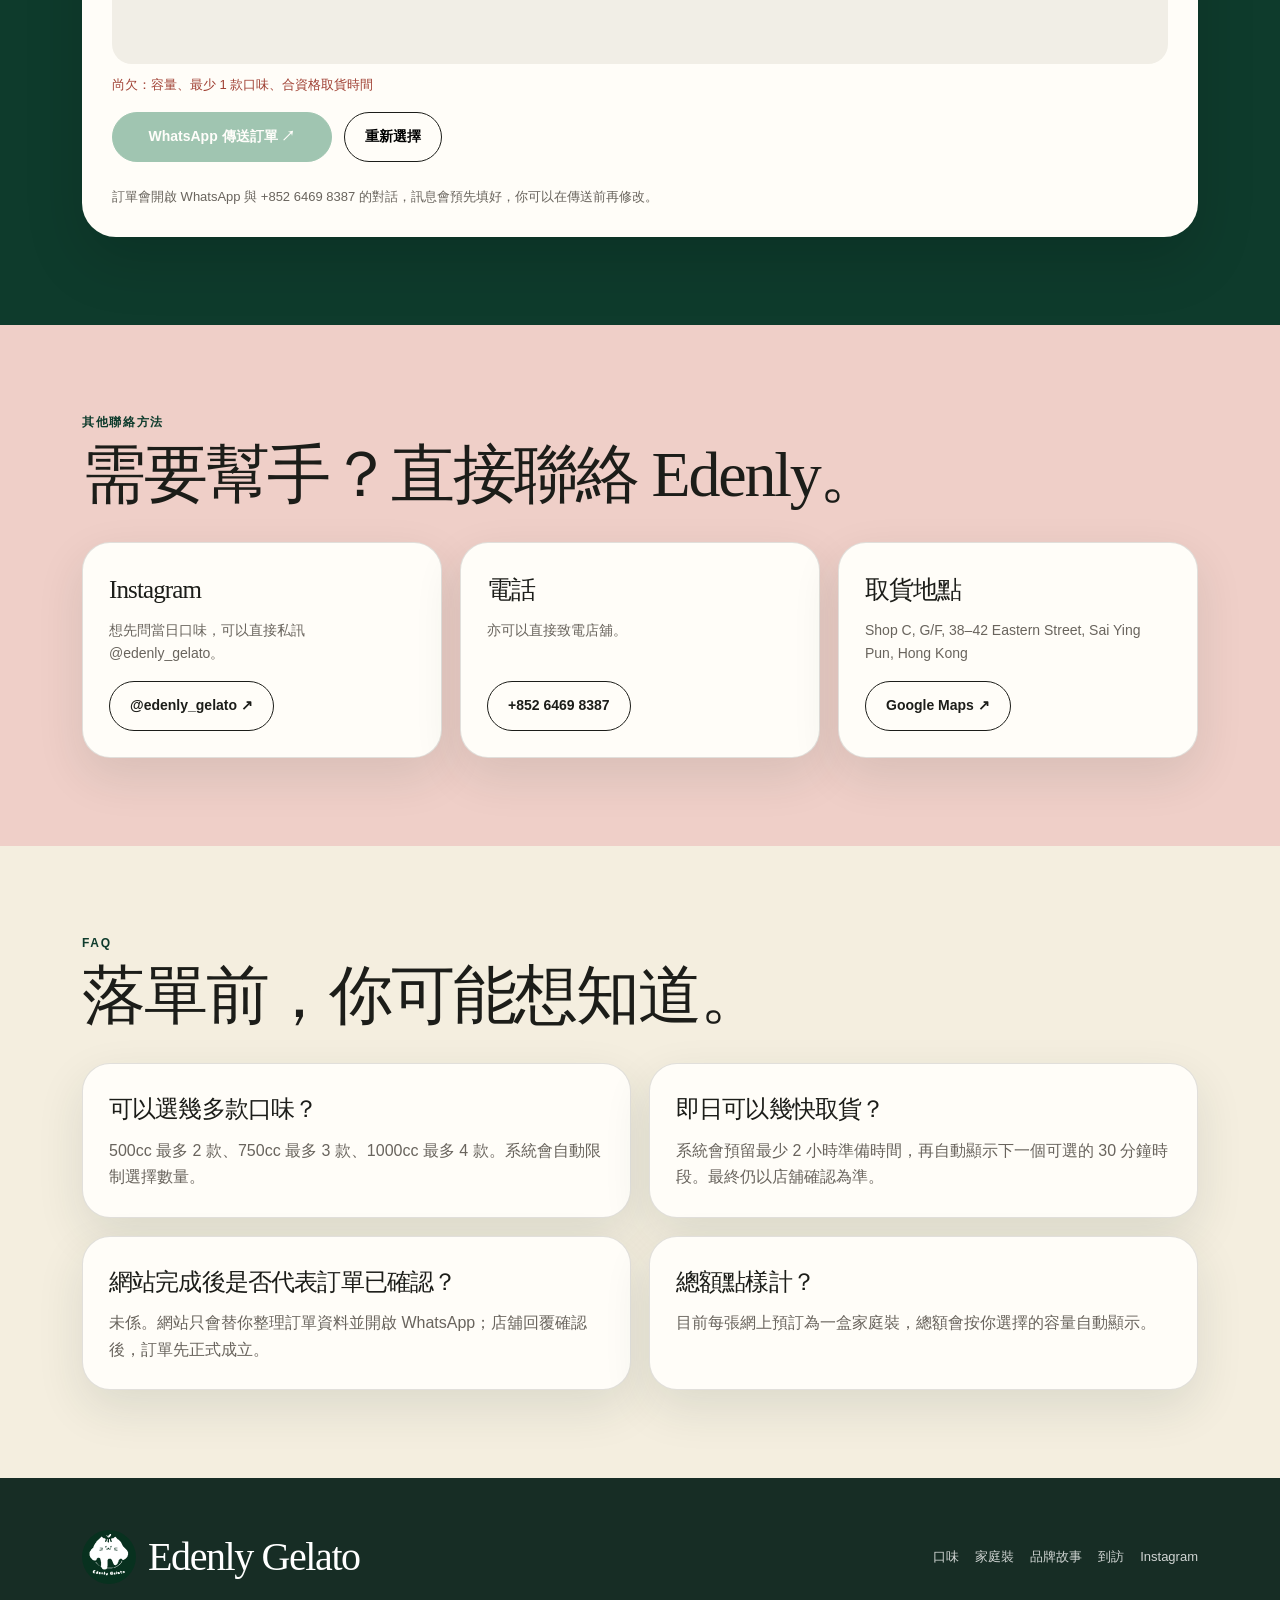
<file: family.html>
<!doctype html>
<html lang="zh-Hant">
<head>
<meta charset="utf-8">
<meta name="viewport" content="width=device-width,initial-scale=1">
<meta name="theme-color" content="#F4EEDF">
<title>Edenly Gelato 家庭裝｜500cc・750cc・1000cc 網上預訂</title>
<link rel="icon" href="assets/edenly-logo.svg">

<!-- seo-start -->
<meta id="desc" name="description" content="Edenly Gelato 家庭裝提供 500cc、750cc 及 1000cc，可選多款口味及取貨時段，網站會自動產生 WhatsApp 訂單訊息。">
<link rel="canonical" href="https://edenlygelato.hk/family.html">
<meta name="robots" content="index,follow,max-image-preview:large">
<meta property="og:type" content="website">
<meta property="og:site_name" content="Edenly Gelato">
<meta property="og:locale" content="zh_HK">
<meta property="og:title" content="Edenly Gelato 家庭裝｜500cc・750cc・1000cc 網上預訂">
<meta property="og:description" content="Edenly Gelato 家庭裝提供 500cc、750cc 及 1000cc，可選多款口味及取貨時段，網站會自動產生 WhatsApp 訂單訊息。">
<meta property="og:url" content="https://edenlygelato.hk/family.html">
<meta property="og:image" content="https://edenlygelato.hk/assets/family-hero.png">
<meta property="og:image:alt" content="Edenly Gelato 家庭裝 Gelato">
<meta name="twitter:card" content="summary_large_image">
<meta name="twitter:title" content="Edenly Gelato 家庭裝｜500cc・750cc・1000cc 網上預訂">
<meta name="twitter:description" content="Edenly Gelato 家庭裝提供 500cc、750cc 及 1000cc，可選多款口味及取貨時段，網站會自動產生 WhatsApp 訂單訊息。">
<meta name="twitter:image" content="https://edenlygelato.hk/assets/family-hero.png">
<script type="application/ld+json">{"@context":"https://schema.org","@graph":[{"@type":"IceCreamShop","@id":"https://edenlygelato.hk/#business","name":"Edenly Gelato","url":"https://edenlygelato.hk/","image":"https://edenlygelato.hk/assets/edenly-product-hero.jpg","telephone":"+852 6469 8387","sameAs":["https://www.instagram.com/edenly_gelato/"],"address":{"@type":"PostalAddress","streetAddress":"Shop C, G/F, 38–42 Eastern Street","addressLocality":"Sai Ying Pun","addressRegion":"Hong Kong","addressCountry":"HK"},"openingHoursSpecification":[{"@type":"OpeningHoursSpecification","dayOfWeek":["https://schema.org/Monday","https://schema.org/Tuesday","https://schema.org/Wednesday","https://schema.org/Thursday","https://schema.org/Sunday"],"opens":"12:00","closes":"22:30"},{"@type":"OpeningHoursSpecification","dayOfWeek":["https://schema.org/Friday","https://schema.org/Saturday"],"opens":"12:00","closes":"23:30"}]},{"@type":"WebSite","@id":"https://edenlygelato.hk/#website","url":"https://edenlygelato.hk/","name":"Edenly Gelato","publisher":{"@id":"https://edenlygelato.hk/#business"},"inLanguage":["zh-Hant","en"]},{"@type":"WebPage","@id":"https://edenlygelato.hk/family.html#webpage","url":"https://edenlygelato.hk/family.html","name":"Edenly Gelato 家庭裝｜500cc・750cc・1000cc 網上預訂","isPartOf":{"@id":"https://edenlygelato.hk/#website"},"about":{"@id":"https://edenlygelato.hk/#business"},"inLanguage":"zh-Hant","primaryImageOfPage":{"@type":"ImageObject","url":"https://edenlygelato.hk/assets/family-hero.png"}}]}</script>
<!-- seo-end -->
<style>
:root{--bg:#f4eedf;--card:#fffdf8;--g:#0e3b2c;--p:#efcfc8;--sage:#d8e4d7;--ink:#1c1d19;--muted:#69645d;--line:rgba(28,29,25,.13);--r:28px;--shadow:0 18px 48px rgba(24,58,44,.11)}
*{box-sizing:border-box}html{scroll-behavior:smooth}body{margin:0;background:var(--bg);color:var(--ink);font-family:"PingFang TC","Noto Sans TC","Microsoft JhengHei",Arial,sans-serif;line-height:1.65}a{text-decoration:none;color:inherit}button,input,select{font:inherit}.w{max-width:1160px;margin:auto;padding:0 22px}.top{background:var(--g);color:#fff;text-align:center;padding:9px;font-size:12px;letter-spacing:.08em}header{position:sticky;top:0;z-index:20;background:rgba(244,238,223,.92);backdrop-filter:blur(14px);border-bottom:1px solid var(--line)}nav{min-height:76px;display:flex;align-items:center;justify-content:space-between;gap:18px}.brand{display:flex;align-items:center;gap:11px;font-size:20px;font-weight:800}.logo{width:44px;height:44px;border-radius:50%}.nav{display:flex;align-items:center;gap:18px;font-size:14px}.nav>a{opacity:.76}.pill{background:var(--g);color:#fff!important;padding:10px 15px;border-radius:99px;opacity:1!important}.lang{display:flex;border:1px solid var(--line);border-radius:99px;padding:3px}.lang button{border:0;background:transparent;padding:6px 9px;border-radius:99px;font-weight:800;cursor:pointer}.lang .on{background:var(--card)}
h1,h2,h3{font-family:Georgia,"Noto Serif TC","Songti TC",serif;font-weight:500;letter-spacing:-.035em;margin:0}.hero{display:grid;grid-template-columns:1.02fr .98fr;gap:54px;align-items:center;padding:72px 0 88px}.ey,.k{font-size:12px;letter-spacing:.14em;text-transform:uppercase;font-weight:800;color:var(--g)}.ey{margin-bottom:14px}h1{font-size:clamp(54px,7vw,94px);line-height:1.02;margin-bottom:22px}.lead{font-size:18px;color:#5e5b54;max-width:600px;margin:0 0 26px}.actions{display:flex;gap:12px;flex-wrap:wrap}.btn{display:inline-flex;align-items:center;justify-content:center;min-height:50px;padding:0 20px;border:1px solid var(--ink);border-radius:999px;font-size:14px;font-weight:800;background:transparent;cursor:pointer}.btn.primary{background:var(--g);border-color:var(--g);color:#fff}.btn.whatsapp{background:#1f7a50;border-color:#1f7a50;color:#fff}.btn:disabled{opacity:.42;cursor:not-allowed}.note{font-size:13px;opacity:.58;margin-top:16px}.heroimg{position:relative;width:min(100%,420px);aspect-ratio:3/4;margin-left:auto;border-radius:36px;overflow:hidden;box-shadow:0 28px 64px rgba(24,58,44,.18)}.heroimg img{width:100%;height:100%;object-fit:cover;display:block}.heroimg:after{content:"";position:absolute;inset:0;background:linear-gradient(to top,rgba(14,59,44,.30),transparent 45%)}.tag{position:absolute;z-index:2;left:18px;top:18px;background:rgba(255,253,248,.94);padding:9px 13px;border-radius:999px;font-size:12px;font-weight:800}.familycap{position:absolute;z-index:2;left:18px;right:18px;bottom:18px;background:rgba(14,59,44,.92);color:#fff;border-radius:22px;padding:18px}.familycap strong{display:block;font:500 27px/1.15 Georgia,"Noto Serif TC",serif}.familycap span{display:block;font-size:13px;opacity:.78;margin-top:5px}
section{padding:88px 0}.head{display:flex;justify-content:space-between;gap:28px;align-items:end;margin-bottom:34px}.k{margin-bottom:9px}h2{font-size:clamp(40px,5vw,64px);line-height:1.04}.head p{max-width:500px;color:var(--muted);margin:0}.card{background:var(--card);border:1px solid var(--line);border-radius:var(--r);box-shadow:var(--shadow)}.pricegrid{display:grid;grid-template-columns:repeat(3,1fr);gap:18px}.pricecard{padding:28px;text-align:center;position:relative;overflow:hidden}.pricecard:before{content:"";position:absolute;width:120px;height:120px;border-radius:50%;background:var(--sage);right:-34px;top:-42px;opacity:.65}.price-size{position:relative;font:500 32px/1.1 Georgia,"Noto Serif TC",serif;color:var(--g)}.price-value{position:relative;font:700 46px/1 Arial,sans-serif;margin-top:12px}.price-unit{position:relative;margin-top:10px;font-size:13px;color:var(--muted)}
.builder{background:var(--g);color:#fff}.builder .k{color:#cfe2d6}.builder .head p{color:rgba(255,255,255,.72)}.orderbox{background:#fffdf8;color:var(--ink);border-radius:34px;padding:30px;box-shadow:0 24px 58px rgba(0,0,0,.15)}.order-step{padding:26px 0;border-bottom:1px solid var(--line)}.order-step:first-child{padding-top:0}.order-step:last-child{border-bottom:0;padding-bottom:0}.stephead{display:flex;align-items:flex-start;justify-content:space-between;gap:18px;margin-bottom:18px}.stephead h3{font-size:28px}.stephead p{margin:4px 0 0;color:var(--muted);font-size:14px}.stepnum{width:36px;height:36px;border-radius:50%;display:grid;place-items:center;background:var(--sage);color:var(--g);font-weight:900;flex:0 0 auto}.size-options{display:grid;grid-template-columns:repeat(3,1fr);gap:12px}.choice-input{position:absolute;opacity:0;pointer-events:none}.size-choice,.flavour-choice{display:block;border:1px solid var(--line);border-radius:20px;padding:18px;cursor:pointer;background:#fff;transition:.15s}.size-choice:hover,.flavour-choice:hover{transform:translateY(-2px);border-color:rgba(14,59,44,.38)}.choice-input:checked+.size-choice,.choice-input:checked+.flavour-choice{border:2px solid var(--g);background:#edf4ee;box-shadow:0 10px 24px rgba(14,59,44,.10)}.size-choice strong{display:block;font-size:22px;color:var(--g)}.size-choice span{display:block;color:var(--muted);font-size:13px;margin-top:4px}.flavour-grid{display:grid;grid-template-columns:repeat(3,1fr);gap:12px}.flavour-choice{min-height:92px;display:flex;flex-direction:column;justify-content:center}.flavour-choice strong{font-size:17px}.flavour-choice small{color:var(--muted);margin-top:3px}.choice-input:disabled+.flavour-choice{opacity:.42;cursor:not-allowed;transform:none}.counter{font-size:13px;font-weight:800;color:var(--g);background:var(--sage);padding:7px 11px;border-radius:999px;white-space:nowrap}.formgrid{display:grid;grid-template-columns:1fr 1fr;gap:12px}.field label{display:block;font-size:13px;font-weight:800;margin-bottom:7px}.field input,.field select{width:100%;height:52px;border:1px solid var(--line);background:#fff;border-radius:15px;padding:0 14px;color:var(--ink);outline:none}.field input:focus,.field select:focus{border-color:var(--g);box-shadow:0 0 0 3px rgba(14,59,44,.08)}.preview{background:#f1eee6;border-radius:20px;padding:20px;white-space:pre-line;min-height:190px;font-size:14px;line-height:1.75}.totalbar{display:flex;align-items:center;justify-content:space-between;gap:20px;background:#edf4ee;border:1px solid rgba(14,59,44,.14);padding:16px 18px;border-radius:18px;margin-bottom:14px}.totalbar span{font-size:13px;font-weight:800;color:var(--g)}.totalbar strong{font-size:25px;color:var(--g)}.status{margin-top:10px;font-size:13px;color:#a04134;min-height:20px}.order-actions{display:flex;gap:12px;flex-wrap:wrap;margin-top:16px}.wa-order{min-width:220px}.contactstrip{margin-top:24px;font-size:13px;color:var(--muted)}
.info-section{background:var(--p)}.info-grid{display:grid;grid-template-columns:repeat(3,1fr);gap:18px}.info-card{padding:26px;display:flex;flex-direction:column}.info-card h3{font-size:25px;margin-bottom:8px}.info-card p{margin:0 0 16px;color:var(--muted);font-size:14px}.info-card .btn{margin-top:auto;align-self:flex-start}.faq{display:grid;grid-template-columns:1fr 1fr;gap:18px}.faqitem{padding:26px}.faqitem h3{font-size:24px;margin-bottom:8px}.faqitem p{margin:0;color:var(--muted)}footer{background:#172d25;color:#fff;padding:46px 0 25px}.foot{display:flex;justify-content:space-between;align-items:center;gap:20px}.footbrand{display:flex;align-items:center;gap:12px}.footbrand img{width:54px;height:54px;border-radius:50%}.footbrand h3{font-size:40px}.footlinks{display:flex;gap:16px;flex-wrap:wrap;font-size:13px;opacity:.8}
@media(max-width:940px){.nav>a:not(.pill){display:none}.hero,.pricegrid,.size-options,.flavour-grid,.info-grid,.faq{grid-template-columns:1fr}.heroimg{margin:auto}.head{display:block}.head p{margin-top:12px}.size-options,.flavour-grid{grid-template-columns:repeat(2,1fr)}}
@media(max-width:620px){nav{min-height:66px}.brand{font-size:17px}.logo{width:38px;height:38px}.pill{display:none}.hero{padding:48px 0 64px}h1{font-size:52px}.lead{font-size:16px}section{padding:68px 0}.foot{display:block}.footlinks{margin-top:15px}.footbrand h3{font-size:34px}.heroimg{width:min(100%,380px)}.orderbox{padding:22px}.size-options,.flavour-grid,.formgrid{grid-template-columns:1fr}.stephead{display:block}.stepnum{margin-bottom:10px}.counter{display:inline-block;margin-top:10px}}


/* mobile-date-input-fix */
.field input[type="date"]{
  -webkit-appearance:none;
  appearance:none;
  display:block;
  width:100%;
  min-width:0;
  height:52px;
  min-height:52px;
  padding:0 14px;
  border:1px solid var(--line);
  border-radius:15px;
  background:#fff;
  color:var(--ink);
  font:inherit;
  font-size:16px;
  line-height:1.2;
  text-align:left;
  box-sizing:border-box;
}
.field input[type="date"]::-webkit-date-and-time-value{
  text-align:left;
  margin:0;
  min-height:0;
}
.field input[type="date"]::-webkit-datetime-edit{
  padding:0;
}
.field input[type="date"]::-webkit-calendar-picker-indicator{
  margin:0;
  padding:0;
  opacity:.62;
}
.field input[type="date"]:focus{
  border-color:var(--g);
  box-shadow:0 0 0 3px rgba(14,59,44,.08);
  outline:none;
}
@media(max-width:620px){
  .field input[type="date"]{
    height:54px;
    min-height:54px;
    border-radius:15px;
    padding:0 14px;
    font-size:16px;
  }
}

/* mobile-date-vertical-center */
@media(max-width:620px){
  .field input[type="date"]{
    line-height:54px;
    padding-top:0;
    padding-bottom:0;
  }
  .field input[type="date"]::-webkit-date-and-time-value{
    display:block;
    height:54px;
    min-height:54px;
    line-height:54px;
    padding:0;
    margin:0;
    text-align:left;
  }
  .field input[type="date"]::-webkit-datetime-edit{
    display:block;
    height:54px;
    line-height:54px;
    padding:0;
  }
  .field input[type="date"]::-webkit-datetime-edit-fields-wrapper{
    display:flex;
    align-items:center;
    height:54px;
  }
}

/* family-quantity-selector */
.quantity-box{margin-top:16px;display:flex;align-items:center;justify-content:space-between;gap:18px;padding:16px 18px;border:1px solid var(--line);border-radius:20px;background:#f7f3ea}
.quantity-copy strong{display:block;color:var(--g);font-size:15px;margin-bottom:2px}.quantity-copy small{display:block;color:var(--muted);font-size:12px;line-height:1.45;max-width:560px}
.quantity-stepper{display:grid;grid-template-columns:44px 56px 44px;align-items:center;border:1px solid rgba(14,59,44,.18);border-radius:999px;background:#fff;overflow:hidden;flex:0 0 auto}
.quantity-stepper button{height:44px;border:0;background:transparent;color:var(--g);font-size:23px;line-height:1;cursor:pointer;font-weight:700}.quantity-stepper button:hover{background:#edf4ee}.quantity-stepper button:disabled{opacity:.3;cursor:not-allowed;background:transparent}
.quantity-stepper output{display:grid;place-items:center;height:44px;font-weight:900;color:var(--g);border-left:1px solid rgba(14,59,44,.12);border-right:1px solid rgba(14,59,44,.12)}
@media(max-width:620px){.quantity-box{align-items:flex-start;flex-direction:column}.quantity-stepper{width:100%;grid-template-columns:52px 1fr 52px}.quantity-stepper button,.quantity-stepper output{height:48px}}
</style>
</head>
<body>
<div class="top" data-zh="西營盤手工 GELATO・每日新鮮製作・口味輪流登場" data-en="SMALL-BATCH GELATO · FRESHLY MADE IN SAI YING PUN · ROTATING FLAVOURS">西營盤手工 GELATO・每日新鮮製作・口味輪流登場</div>
<header><div class="w"><nav><a class="brand" href="index.html"><img class="logo" src="assets/edenly-logo.svg" alt="Edenly Gelato logo"><span>Edenly Gelato</span></a><div class="nav"><a href="index.html#flavours" data-zh="口味" data-en="Flavours">口味</a><a href="family.html" data-zh="家庭裝" data-en="Family Size">家庭裝</a><a href="index.html#story" data-zh="品牌故事" data-en="Our craft">品牌故事</a><a href="index.html#visit" data-zh="到訪" data-en="Visit">到訪</a><a href="https://www.instagram.com/edenly_gelato/" target="_blank" rel="noopener">Instagram</a><div class="lang"><button id="z" class="on">繁中</button><button id="e">EN</button></div><a class="pill" href="index.html#visit" data-zh="立即前往" data-en="Find us">立即前往</a></div></nav></div></header>
<main>
<div class="w"><section class="hero"><div><div class="ey" data-zh="帶回家分享" data-en="Made for sharing">帶回家分享</div><h1 data-zh-html="家庭裝<br><em>Gelato</em>" data-en-html="Family-size<br><em>Gelato</em>">家庭裝<br><em>Gelato</em></h1><p class="lead" data-zh="揀容量、揀口味、揀取貨時間，網站會自動幫你整理成 WhatsApp 訂單訊息。" data-en="Choose your size, flavours and pickup time. The website will automatically prepare your WhatsApp order message.">揀容量、揀口味、揀取貨時間，網站會自動幫你整理成 WhatsApp 訂單訊息。</p><div class="actions"><a class="btn primary" href="#order-builder" data-zh="開始落單" data-en="Start your order">開始落單</a><a class="btn" href="#pricing" data-zh="查看價錢" data-en="View prices">查看價錢</a></div><div class="note" data-zh="所有訂單仍需由店舖透過 WhatsApp 最終確認。" data-en="All orders remain subject to final confirmation by the shop on WhatsApp.">所有訂單仍需由店舖透過 WhatsApp 最終確認。</div></div><div class="heroimg"><img src="assets/family-hero.png?v=20260913-0100" alt="Edenly Family Size Gelato"><div class="tag">Edenly Gelato</div><div class="familycap"><strong data-zh="一大盒，慢慢分享。" data-en="A bigger tub, made to share.">一大盒，慢慢分享。</strong><span data-zh="家庭 · 聚會 · 生日 · 甜品時刻" data-en="Family · Parties · Birthdays · Dessert">家庭 · 聚會 · 生日 · 甜品時刻</span></div></div></section></div>
<div class="w"><section id="pricing"><div class="head"><div><div class="k" data-zh="家庭裝價目" data-en="Family-size pricing">家庭裝價目</div><h2 data-zh="三款容量，按需要分享。" data-en="Three sizes, made for sharing.">三款容量，按需要分享。</h2></div><p data-zh="500cc 最多 2 款口味；750cc 最多 3 款；1000cc 最多 4 款。" data-en="500cc allows up to 2 flavours; 750cc up to 3; 1000cc up to 4.">500cc 最多 2 款口味；750cc 最多 3 款；1000cc 最多 4 款。</p></div><div class="pricegrid"><div class="card pricecard"><div class="price-size">500cc</div><div class="price-value">HK$248</div><div class="price-unit" data-zh="最多 2 款口味" data-en="Up to 2 flavours">最多 2 款口味</div></div><div class="card pricecard"><div class="price-size">750cc</div><div class="price-value">HK$348</div><div class="price-unit" data-zh="最多 3 款口味" data-en="Up to 3 flavours">最多 3 款口味</div></div><div class="card pricecard"><div class="price-size">1000cc</div><div class="price-value">HK$438</div><div class="price-unit" data-zh="最多 4 款口味" data-en="Up to 4 flavours">最多 4 款口味</div></div></div></section></div>
<section class="builder" id="order-builder"><div class="w"><div class="head"><div><div class="k" data-zh="家庭裝落單系統" data-en="Family-size order builder">家庭裝落單系統</div><h2 data-zh="幾步完成，再用 WhatsApp 傳送。" data-en="Build your order, then send it on WhatsApp.">幾步完成，再用 WhatsApp 傳送。</h2></div><p data-zh="選容量、口味及取貨時間；系統會即時整理總額與 WhatsApp 訂單。" data-en="Choose a size, flavours and pickup time. The site instantly prepares your total and WhatsApp order.">選容量、口味及取貨時間；系統會即時整理總額與 WhatsApp 訂單。</p></div>
<div class="orderbox">
<div class="order-step"><div class="stephead"><div><div class="stepnum">1</div><h3 data-zh="選擇容量" data-en="Choose a size">選擇容量</h3><p data-zh="先揀家庭裝容量。" data-en="Start by choosing your family-size tub.">先揀家庭裝容量。</p></div></div><div class="size-options">
<input class="choice-input size-radio" type="radio" name="size" id="size500" value="500"><label class="size-choice" for="size500"><strong>500cc · HK$248</strong><span data-zh="最多 2 款口味" data-en="Maximum 2 flavours">最多 2 款口味</span></label>
<input class="choice-input size-radio" type="radio" name="size" id="size750" value="750"><label class="size-choice" for="size750"><strong>750cc · HK$348</strong><span data-zh="最多 3 款口味" data-en="Maximum 3 flavours">最多 3 款口味</span></label>
<input class="choice-input size-radio" type="radio" name="size" id="size1000" value="1000"><label class="size-choice" for="size1000"><strong>1000cc · HK$438</strong><span data-zh="最多 4 款口味" data-en="Maximum 4 flavours">最多 4 款口味</span></label>
</div></div>
<div class="order-step"><div class="stephead"><div><div class="stepnum">2</div><h3 data-zh="選擇口味" data-en="Choose flavours">選擇口味</h3><p id="flavourHelp" data-zh="請先選擇容量。" data-en="Please choose a size first.">請先選擇容量。</p></div><div class="counter" id="flavourCounter">0 / –</div></div><div class="flavour-grid">
<input class="choice-input flavour-check" type="checkbox" id="f_vanilla" value="vanilla" disabled><label class="flavour-choice" for="f_vanilla"><strong data-zh="雲呢拿" data-en="Vanilla">雲呢拿</strong><small>Vanilla</small></label>
<input class="choice-input flavour-check" type="checkbox" id="f_pistachio" value="pistachio" disabled><label class="flavour-choice" for="f_pistachio"><strong data-zh="開心果" data-en="Pistachio">開心果</strong><small>Pistachio</small></label>
<input class="choice-input flavour-check" type="checkbox" id="f_yogurt" value="yogurt" disabled><label class="flavour-choice" for="f_yogurt"><strong data-zh="希臘乳酪" data-en="Greek Yogurt">希臘乳酪</strong><small>Greek Yogurt</small></label>
<input class="choice-input flavour-check" type="checkbox" id="f_oreo" value="oreo" disabled><label class="flavour-choice" for="f_oreo"><strong data-zh="奧利奧曲奇" data-en="Oreo Cookie">奧利奧曲奇</strong><small>Oreo Cookie</small></label>
<input class="choice-input flavour-check" type="checkbox" id="f_matcha" value="matcha" disabled><label class="flavour-choice" for="f_matcha"><strong data-zh="抹茶" data-en="Matcha">抹茶</strong><small>Matcha</small></label>
<input class="choice-input flavour-check" type="checkbox" id="f_caramel_biscuit" value="caramel_biscuit" disabled><label class="flavour-choice" for="f_caramel_biscuit"><strong data-zh="焦糖脆餅" data-en="Caramel Biscoff">焦糖脆餅</strong><small>Caramel Biscoff</small></label>
<input class="choice-input flavour-check" type="checkbox" id="f_tofu" value="tofu" disabled><label class="flavour-choice" for="f_tofu"><strong data-zh="豆腐" data-en="Tofu">豆腐</strong><small>Tofu</small></label>
<input class="choice-input flavour-check" type="checkbox" id="f_seasonal" value="seasonal" disabled><label class="flavour-choice" for="f_seasonal"><strong data-zh="季節限定" data-en="Seasonal Special">季節限定</strong><small>Seasonal Special</small></label>
</div></div>
<div class="order-step"><div class="stephead"><div><div class="stepnum">3</div><h3 data-zh="選擇取貨時段" data-en="Choose a pickup time">選擇取貨時段</h3><p data-zh="今日訂單至少需提前 2 小時；已過或太接近的時段不會顯示。" data-en="Same-day orders require at least 2 hours' notice; past or too-soon slots are hidden.">今日訂單至少需提前 2 小時；已過或太接近的時段不會顯示。</p></div></div><div class="formgrid"><div class="field"><label for="pickupDate" data-zh="取貨日期" data-en="Pickup date">取貨日期</label><input id="pickupDate" type="date"></div><div class="field"><label for="pickupTime" data-zh="取貨時間" data-en="Pickup time">取貨時間</label><select id="pickupTime" disabled><option value="" data-zh="請先選日期" data-en="Choose a date first">請先選日期</option></select></div></div><div class="note" data-zh="取貨時段以香港時間計算，最終仍需店舖 WhatsApp 確認。" data-en="Pickup slots are calculated in Hong Kong time and remain subject to final WhatsApp confirmation.">取貨時段以香港時間計算，最終仍需店舖 WhatsApp 確認。</div></div>
<div class="order-step"><div class="stephead"><div><div class="stepnum">4</div><h3 data-zh="確認訂單" data-en="Review your order">確認訂單</h3><p data-zh="資料齊全後，WhatsApp 按鈕會自動啟用。" data-en="The WhatsApp button activates once all required details are complete.">資料齊全後，WhatsApp 按鈕會自動啟用。</p></div></div><div class="totalbar"><span data-zh="訂單總額" data-en="Order total">訂單總額</span><strong id="orderTotal">HK$—</strong></div><div class="preview" id="orderPreview"></div><div class="status" id="orderStatus"></div><div class="order-actions"><button class="btn whatsapp wa-order" id="waOrder" type="button" disabled data-zh="WhatsApp 傳送訂單 ↗" data-en="Send order on WhatsApp ↗">WhatsApp 傳送訂單 ↗</button><button class="btn" id="resetOrder" type="button" data-zh="重新選擇" data-en="Reset order">重新選擇</button></div><div class="contactstrip" data-zh="訂單會開啟 WhatsApp 與 +852 6469 8387 的對話，訊息會預先填好，你可以在傳送前再修改。" data-en="Your order opens a WhatsApp chat with +852 6469 8387. The message is pre-filled and can still be edited before you send it.">訂單會開啟 WhatsApp 與 +852 6469 8387 的對話，訊息會預先填好，你可以在傳送前再修改。</div></div>
</div></div></section>
<section class="info-section"><div class="w"><div class="head"><div><div class="k" data-zh="其他聯絡方法" data-en="Other contact methods">其他聯絡方法</div><h2 data-zh="需要幫手？直接聯絡 Edenly。" data-en="Need help? Contact Edenly directly.">需要幫手？直接聯絡 Edenly。</h2></div></div><div class="info-grid"><div class="card info-card"><h3>Instagram</h3><p data-zh="想先問當日口味，可以直接私訊 @edenly_gelato。" data-en="Want to check today's flavours first? DM @edenly_gelato.">想先問當日口味，可以直接私訊 @edenly_gelato。</p><a class="btn" href="https://www.instagram.com/edenly_gelato/" target="_blank" rel="noopener">@edenly_gelato ↗</a></div><div class="card info-card"><h3 data-zh="電話" data-en="Phone">電話</h3><p data-zh="亦可以直接致電店舖。" data-en="You can also call the shop directly.">亦可以直接致電店舖。</p><a class="btn" href="tel:+85264698387">+852 6469 8387</a></div><div class="card info-card"><h3 data-zh="取貨地點" data-en="Pickup location">取貨地點</h3><p>Shop C, G/F, 38–42 Eastern Street, Sai Ying Pun, Hong Kong</p><a class="btn" href="https://www.google.com/maps/search/?api=1&query=Edenly%20Gelato%2C%20Shop%20C%2C%20G%2FF%2C%2038-42%20Eastern%20Street%2C%20Sai%20Ying%20Pun%2C%20Hong%20Kong" target="_blank" rel="noopener">Google Maps ↗</a></div></div></div></section>
<div class="w"><section><div class="head"><div><div class="k">FAQ</div><h2 data-zh="落單前，你可能想知道。" data-en="Before you order.">落單前，你可能想知道。</h2></div></div><div class="faq"><div class="card faqitem"><h3 data-zh="可以選幾多款口味？" data-en="How many flavours can I choose?">可以選幾多款口味？</h3><p data-zh="500cc 最多 2 款、750cc 最多 3 款、1000cc 最多 4 款。系統會自動限制選擇數量。" data-en="500cc allows up to 2 flavours, 750cc up to 3, and 1000cc up to 4. The order builder enforces the limit automatically.">500cc 最多 2 款、750cc 最多 3 款、1000cc 最多 4 款。系統會自動限制選擇數量。</p></div><div class="card faqitem"><h3 data-zh="即日可以幾快取貨？" data-en="How soon can I pick up today?">即日可以幾快取貨？</h3><p data-zh="系統會預留最少 2 小時準備時間，再自動顯示下一個可選的 30 分鐘時段。最終仍以店舖確認為準。" data-en="The system allows at least 2 hours for preparation, then shows the next available 30-minute slot. Final timing is subject to shop confirmation.">系統會預留最少 2 小時準備時間，再自動顯示下一個可選的 30 分鐘時段。最終仍以店舖確認為準。</p></div><div class="card faqitem"><h3 data-zh="網站完成後是否代表訂單已確認？" data-en="Is the order confirmed after I use the website?">網站完成後是否代表訂單已確認？</h3><p data-zh="未係。網站只會替你整理訂單資料並開啟 WhatsApp；店舖回覆確認後，訂單先正式成立。" data-en="Not yet. The website prepares your order and opens WhatsApp; the order is confirmed only after the shop replies and confirms it.">未係。網站只會替你整理訂單資料並開啟 WhatsApp；店舖回覆確認後，訂單先正式成立。</p></div><div class="card faqitem"><h3 data-zh="總額點樣計？" data-en="How is the total calculated?">總��點樣計？</h3><p data-zh="目前每張網上預訂為一盒家庭裝，總額會按你選擇的容量自動顯示。" data-en="The current online builder is for one family-size tub per order, so the total automatically follows the selected size.">目前每張網上預訂為一盒家庭裝，總額會按你選擇的容量自動顯示。</p></div></div></section></div>
</main>
<footer><div class="w foot"><div class="footbrand"><img src="assets/edenly-logo.svg" alt=""><h3>Edenly Gelato</h3></div><div class="footlinks"><a href="index.html#flavours" data-zh="口味" data-en="Flavours">口味</a><a href="family.html" data-zh="家庭裝" data-en="Family Size">家庭裝</a><a href="index.html#story" data-zh="品牌故事" data-en="Our craft">品牌故事</a><a href="index.html#visit" data-zh="到訪" data-en="Visit">到訪</a><a href="https://www.instagram.com/edenly_gelato/" target="_blank" rel="noopener">Instagram</a></div></div></footer>
<script>
let currentLang=localStorage.getItem('edenlyLang')||'zh';
const LEAD_MINUTES=120;
const sizes={500:{price:248,max:2},750:{price:348,max:3},1000:{price:438,max:4}};
const flavours={"vanilla":{"zh":"雲呢拿","en":"Vanilla"},"pistachio":{"zh":"開心果","en":"Pistachio"},"yogurt":{"zh":"希臘乳酪","en":"Greek Yogurt"},"oreo":{"zh":"奧利奧曲奇","en":"Oreo Cookie"},"matcha":{"zh":"抹茶","en":"Matcha"},"caramel_biscuit":{"zh":"焦糖脆餅","en":"Caramel Biscoff"},"tofu":{"zh":"豆腐","en":"Tofu"},"seasonal":{"zh":"季節限定","en":"Seasonal Special"}};
const sizeRadios=[...document.querySelectorAll('.size-radio')];
const flavourChecks=[...document.querySelectorAll('.flavour-check')];
const pickupDate=document.getElementById('pickupDate');
const pickupTime=document.getElementById('pickupTime');
const flavourCounter=document.getElementById('flavourCounter');
const flavourHelp=document.getElementById('flavourHelp');
const preview=document.getElementById('orderPreview');
const statusBox=document.getElementById('orderStatus');
const totalBox=document.getElementById('orderTotal');
const waOrder=document.getElementById('waOrder');
function getHongKongNow(){const parts=new Intl.DateTimeFormat('en-CA',{timeZone:'Asia/Hong_Kong',year:'numeric',month:'2-digit',day:'2-digit',hour:'2-digit',minute:'2-digit',hourCycle:'h23'}).formatToParts(new Date());const p=Object.fromEntries(parts.filter(x=>x.type!=='literal').map(x=>[x.type,x.value]));return{date:`${p.year}-${p.month}-${p.day}`,minutes:Number(p.hour)*60+Number(p.minute)}}
function selectedSize(){const x=sizeRadios.find(r=>r.checked);return x?x.value:null}
function selectedFlavours(){return flavourChecks.filter(c=>c.checked).map(c=>c.value)}
function setLang(l){currentLang=l;document.documentElement.lang=l==='zh'?'zh-Hant':'en';document.querySelectorAll('[data-zh]').forEach(a=>{a.textContent=a.dataset[l]});document.querySelectorAll('[data-zh-html]').forEach(a=>{a.innerHTML=a.dataset[l+'Html']});z.classList.toggle('on',l==='zh');e.classList.toggle('on',l==='en');localStorage.setItem('edenlyLang',l);document.title=l==='zh'?'家庭裝 Gelato｜Edenly Gelato':'Family-size Gelato | Edenly Gelato';desc.content=l==='zh'?'Edenly Gelato 家庭裝 Gelato：選擇容量、口味及取貨時段，網站自動產生 WhatsApp 訂單訊息。':'Build an Edenly family-size gelato order by choosing a size, flavours and pickup time, then send it on WhatsApp.';populateTimes(false);updateOrder()}
function updateFlavourRules(showMessage=true){const s=selectedSize();if(!s){flavourChecks.forEach(c=>{c.disabled=true;c.checked=false});flavourCounter.textContent='0 / –';flavourHelp.textContent=currentLang==='zh'?'請先選擇容量。':'Please choose a size first.';return}const max=sizes[s].max;flavourChecks.forEach(c=>c.disabled=c.dataset.soldout==='1');let chosen=selectedFlavours();if(chosen.length>max){flavourChecks.filter(c=>c.checked).slice(max).forEach(c=>c.checked=false);if(showMessage)statusBox.textContent=currentLang==='zh'?`已因容量限制，自動保留首 ${max} 款口味。`:`Size changed — only the first ${max} flavours were kept.`}chosen=selectedFlavours();flavourCounter.textContent=`${chosen.length} / ${max}`;flavourHelp.textContent=currentLang==='zh'?`${s}cc 最多可選 ${max} 款口味。`:`${s}cc allows up to ${max} flavours.`}
function populateTimes(reset=true){const old=reset?'':pickupTime.value;pickupTime.innerHTML='';if(!pickupDate.value){pickupTime.disabled=true;const o=document.createElement('option');o.value='';o.textContent=currentLang==='zh'?'請先選日期':'Choose a date first';pickupTime.appendChild(o);return}const hk=getHongKongNow();if(pickupDate.value<hk.date){pickupTime.disabled=true;const o=document.createElement('option');o.value='';o.textContent=currentLang==='zh'?'不可選擇已過日期':'Past dates are not available';pickupTime.appendChild(o);return}const d=new Date(pickupDate.value+'T12:00:00');const day=d.getDay();const last=(day===5||day===6)?23*60:22*60;let first=12*60;const isToday=pickupDate.value===hk.date;if(isToday)first=Math.max(first,Math.ceil((hk.minutes+LEAD_MINUTES)/30)*30);const blank=document.createElement('option');blank.value='';blank.textContent=currentLang==='zh'?'選擇取貨時間':'Choose pickup time';pickupTime.appendChild(blank);let available=0;for(let m=first;m<=last;m+=30){const hh=String(Math.floor(m/60)).padStart(2,'0');const mm=String(m%60).padStart(2,'0');const value=`${hh}:${mm}`;const o=document.createElement('option');o.value=value;o.textContent=value;pickupTime.appendChild(o);available++}if(!available){pickupTime.disabled=true;blank.textContent=currentLang==='zh'?'今日已無符合提前 2 小時要求的時段，請選其他日期':'No slots remain today with 2 hours notice — choose another date';return}pickupTime.disabled=false;if(old&&[...pickupTime.options].some(o=>o.value===old))pickupTime.value=old}
function formatDate(v){if(!v)return'';const d=new Date(v+'T12:00:00');return new Intl.DateTimeFormat(currentLang==='zh'?'zh-HK':'en-GB',{year:'numeric',month:'long',day:'numeric',weekday:'short'}).format(d)}
function buildMessage(){const s=selectedSize();const fs=selectedFlavours();if(!s||fs.length===0||!pickupDate.value||!pickupTime.value)return'';const names=fs.map(f=>flavours[f][currentLang]);if(currentLang==='zh')return ['你好，我想訂購 Edenly 家庭裝 Gelato。',`容量：${s}cc（HK$${sizes[s].price}）`,`口味：${names.join('、')}`,`取貨日期：${formatDate(pickupDate.value)}`,`取貨時間：${pickupTime.value}`,`總額：HK$${sizes[s].price}`,'謝謝！'].join('\n');return ['Hello, I would like to order Edenly Family Size Gelato.',`Size: ${s}cc (HK$${sizes[s].price})`,`Flavours: ${names.join(', ')}`,`Pickup date: ${formatDate(pickupDate.value)}`,`Pickup time: ${pickupTime.value}`,`Total: HK$${sizes[s].price}`,'Thank you!'].join('\n')}
function updateOrder(){updateFlavourRules(false);const s=selectedSize();const fs=selectedFlavours();const max=s?sizes[s].max:null;flavourCounter.textContent=s?`${fs.length} / ${max}`:'0 / –';totalBox.textContent=s?`HK$${sizes[s].price}`:'HK$—';const msg=buildMessage();if(msg){preview.textContent=msg;waOrder.disabled=false;statusBox.textContent=currentLang==='zh'?'訂單資料已齊，可以開啟 WhatsApp。':'Your order is ready to open in WhatsApp.'}else{waOrder.disabled=true;const parts=[];if(!s)parts.push(currentLang==='zh'?'容量':'size');if(fs.length===0)parts.push(currentLang==='zh'?'最少 1 款口味':'at least 1 flavour');if(!pickupDate.value)parts.push(currentLang==='zh'?'取貨日期':'pickup date');if(!pickupTime.value)parts.push(currentLang==='zh'?'合資格取貨時間':'eligible pickup time');preview.textContent=currentLang==='zh'?'完成以上選項後，訂單訊息會在這裡自動產生。':'Complete the selections above and your order message will appear here automatically.';statusBox.textContent=(currentLang==='zh'?'尚欠：':'Still needed: ')+parts.join(currentLang==='zh'?'、':', ')}}
sizeRadios.forEach(r=>r.addEventListener('change',()=>{updateFlavourRules(true);updateOrder()}));
flavourChecks.forEach(c=>c.addEventListener('change',()=>{const s=selectedSize();if(!s){c.checked=false;return updateOrder()}const max=sizes[s].max;if(selectedFlavours().length>max){c.checked=false;statusBox.textContent=currentLang==='zh'?`${s}cc 最多只可以選 ${max} 款口味。`:`${s}cc allows a maximum of ${max} flavours.`}updateOrder()}));
pickupDate.addEventListener('change',()=>{populateTimes(true);updateOrder()});pickupTime.addEventListener('change',updateOrder);
waOrder.addEventListener('click',()=>{const msg=buildMessage();if(!msg)return;window.open('https://wa.me/85264698387?text='+encodeURIComponent(msg),'_blank','noopener')});
document.getElementById('resetOrder').addEventListener('click',()=>{sizeRadios.forEach(r=>r.checked=false);flavourChecks.forEach(c=>{c.checked=false;c.disabled=true});const hk=getHongKongNow();pickupDate.min=hk.date;pickupDate.value=hk.date;populateTimes(true);statusBox.textContent='';updateOrder();document.getElementById('order-builder').scrollIntoView({behavior:'smooth',block:'start'})});
const hkNow=getHongKongNow();pickupDate.min=hkNow.date;pickupDate.value=hkNow.date;populateTimes(true);z.onclick=()=>setLang('zh');e.onclick=()=>setLang('en');setLang(currentLang);

</script>

<script id="familyQuantityScript">
(()=>{
  const sizeOptions=document.querySelector('.size-options');
  const totalBox=document.getElementById('orderTotal');
  const preview=document.getElementById('orderPreview');
  const waButton=document.getElementById('waOrder');
  const resetButton=document.getElementById('resetOrder');
  const pickupDateEl=document.getElementById('pickupDate');
  const pickupTimeEl=document.getElementById('pickupTime');
  if(!sizeOptions||!totalBox||!preview||!waButton)return;
  let quantity=1;
  const priceMap={500:248,750:348,1000:438};
  const box=document.createElement('div');
  box.className='quantity-box';
  box.innerHTML=`<div class="quantity-copy"><strong id="qtyTitle">數量</strong><small id="qtyHelp">數量會套用同一容量及口味組合；如每盒想揀不同口味，可在 WhatsApp 再註明。</small></div><div class="quantity-stepper" aria-label="Quantity"><button id="qtyMinus" type="button" aria-label="Decrease quantity">−</button><output id="qtyValue" aria-live="polite">1</output><button id="qtyPlus" type="button" aria-label="Increase quantity">+</button></div>`;
  sizeOptions.insertAdjacentElement('afterend',box);
  const qtyMinus=document.getElementById('qtyMinus');
  const qtyPlus=document.getElementById('qtyPlus');
  const qtyValue=document.getElementById('qtyValue');
  const qtyTitle=document.getElementById('qtyTitle');
  const qtyHelp=document.getElementById('qtyHelp');
  const lang=()=>localStorage.getItem('edenlyLang')==='en'?'en':'zh';
  const chosenSize=()=>{const r=document.querySelector('.size-radio:checked');return r?r.value:null};
  const chosenFlavours=()=>[...document.querySelectorAll('.flavour-check:checked')].map(c=>{const label=document.querySelector(`label[for="${c.id}"] strong`);if(!label)return c.value;const l=lang();return (l==='en'?label.dataset.en:label.dataset.zh)||label.textContent.trim()});
  const formatDate=(value)=>{if(!value)return '—';const [y,m,d]=value.split('-').map(Number);try{return new Intl.DateTimeFormat(lang()==='en'?'en-GB':'zh-HK',{day:'numeric',month:'short',year:'numeric'}).format(new Date(y,m-1,d,12))}catch(e){return value}};
  const unitPrice=()=>{const s=chosenSize();return s?priceMap[s]:null};
  function applyLang(){const en=lang()==='en';qtyTitle.textContent=en?'Quantity':'數量';qtyHelp.textContent=en?'Quantity applies to the same size and flavour combination. For different flavours per tub, tell us on WhatsApp.':'數量會套用同一容量及口味組合；如每盒想揀不同口味，可在 WhatsApp 再註明。';qtyMinus.setAttribute('aria-label',en?'Decrease quantity':'減少數量');qtyPlus.setAttribute('aria-label',en?'Increase quantity':'增加數量');box.querySelector('.quantity-stepper').setAttribute('aria-label',en?'Quantity':'數量')}
  function syncButtons(){qtyValue.textContent=String(quantity);qtyMinus.disabled=quantity<=1;qtyPlus.disabled=quantity>=99}
  function syncTotal(){const p=unitPrice();totalBox.textContent=p?`HK$${p*quantity}`:'HK$—'}
  function syncPreview(){const size=chosenSize();if(!size)return;const p=priceMap[size];const fl=chosenFlavours();const date=pickupDateEl?pickupDateEl.value:'';const time=pickupTimeEl?pickupTimeEl.value:'';if(lang()==='en'){preview.textContent=`Size: ${size}cc (HK$${p} each)\nQuantity: ${quantity} ${quantity===1?'tub':'tubs'}\nFlavours: ${fl.length?fl.join(', '):'—'}\nPickup date: ${formatDate(date)}\nPickup time: ${time||'—'}\nTotal: HK$${p*quantity}`}else{preview.textContent=`容量：${size}cc（每盒 HK$${p}）\n數量：${quantity} 盒\n口味：${fl.length?fl.join('、'):'—'}\n取貨日期：${formatDate(date)}\n取貨時間：${time||'—'}\n總額：HK$${p*quantity}`}}
  function syncAll(){applyLang();syncButtons();syncTotal();syncPreview()}
  qtyMinus.addEventListener('click',()=>{if(quantity>1){quantity--;syncAll()}});
  qtyPlus.addEventListener('click',()=>{if(quantity<99){quantity++;syncAll()}});
  document.querySelectorAll('.size-radio,.flavour-check').forEach(el=>el.addEventListener('change',()=>setTimeout(syncAll,0)));
  if(pickupDateEl)pickupDateEl.addEventListener('change',()=>setTimeout(syncAll,0));
  if(pickupTimeEl)pickupTimeEl.addEventListener('change',()=>setTimeout(syncAll,0));
  ['z','e'].forEach(id=>{const el=document.getElementById(id);if(el)el.addEventListener('click',()=>setTimeout(syncAll,0))});
  if(resetButton)resetButton.addEventListener('click',()=>{quantity=1;setTimeout(syncAll,0)});
  waButton.addEventListener('click',(ev)=>{if(waButton.disabled)return;ev.preventDefault();ev.stopImmediatePropagation();const size=chosenSize();const p=size?priceMap[size]:null;const fl=chosenFlavours();const date=pickupDateEl?pickupDateEl.value:'';const time=pickupTimeEl?pickupTimeEl.value:'';if(!size||!p||!fl.length||!date||!time)return;const en=lang()==='en';const message=en?`Hello, I would like to order Edenly Family Size Gelato.\nSize: ${size}cc (HK$${p} each)\nQuantity: ${quantity} ${quantity===1?'tub':'tubs'}\nFlavours: ${fl.join(', ')}\nPickup date: ${formatDate(date)}\nPickup time: ${time}\nTotal: HK$${p*quantity}\nThank you!`:`你好，我想訂購 Edenly 家庭裝 Gelato。\n容量：${size}cc（每盒 HK$${p}）\n數量：${quantity} 盒\n口味：${fl.join('、')}\n取貨日期：${formatDate(date)}\n取貨時間：${time}\n總額：HK$${p*quantity}\n謝謝！`;window.open('https://wa.me/85264698387?text='+encodeURIComponent(message),'_blank','noopener')},true);
  syncAll();
})();
</script>
</body></html>
</file>
